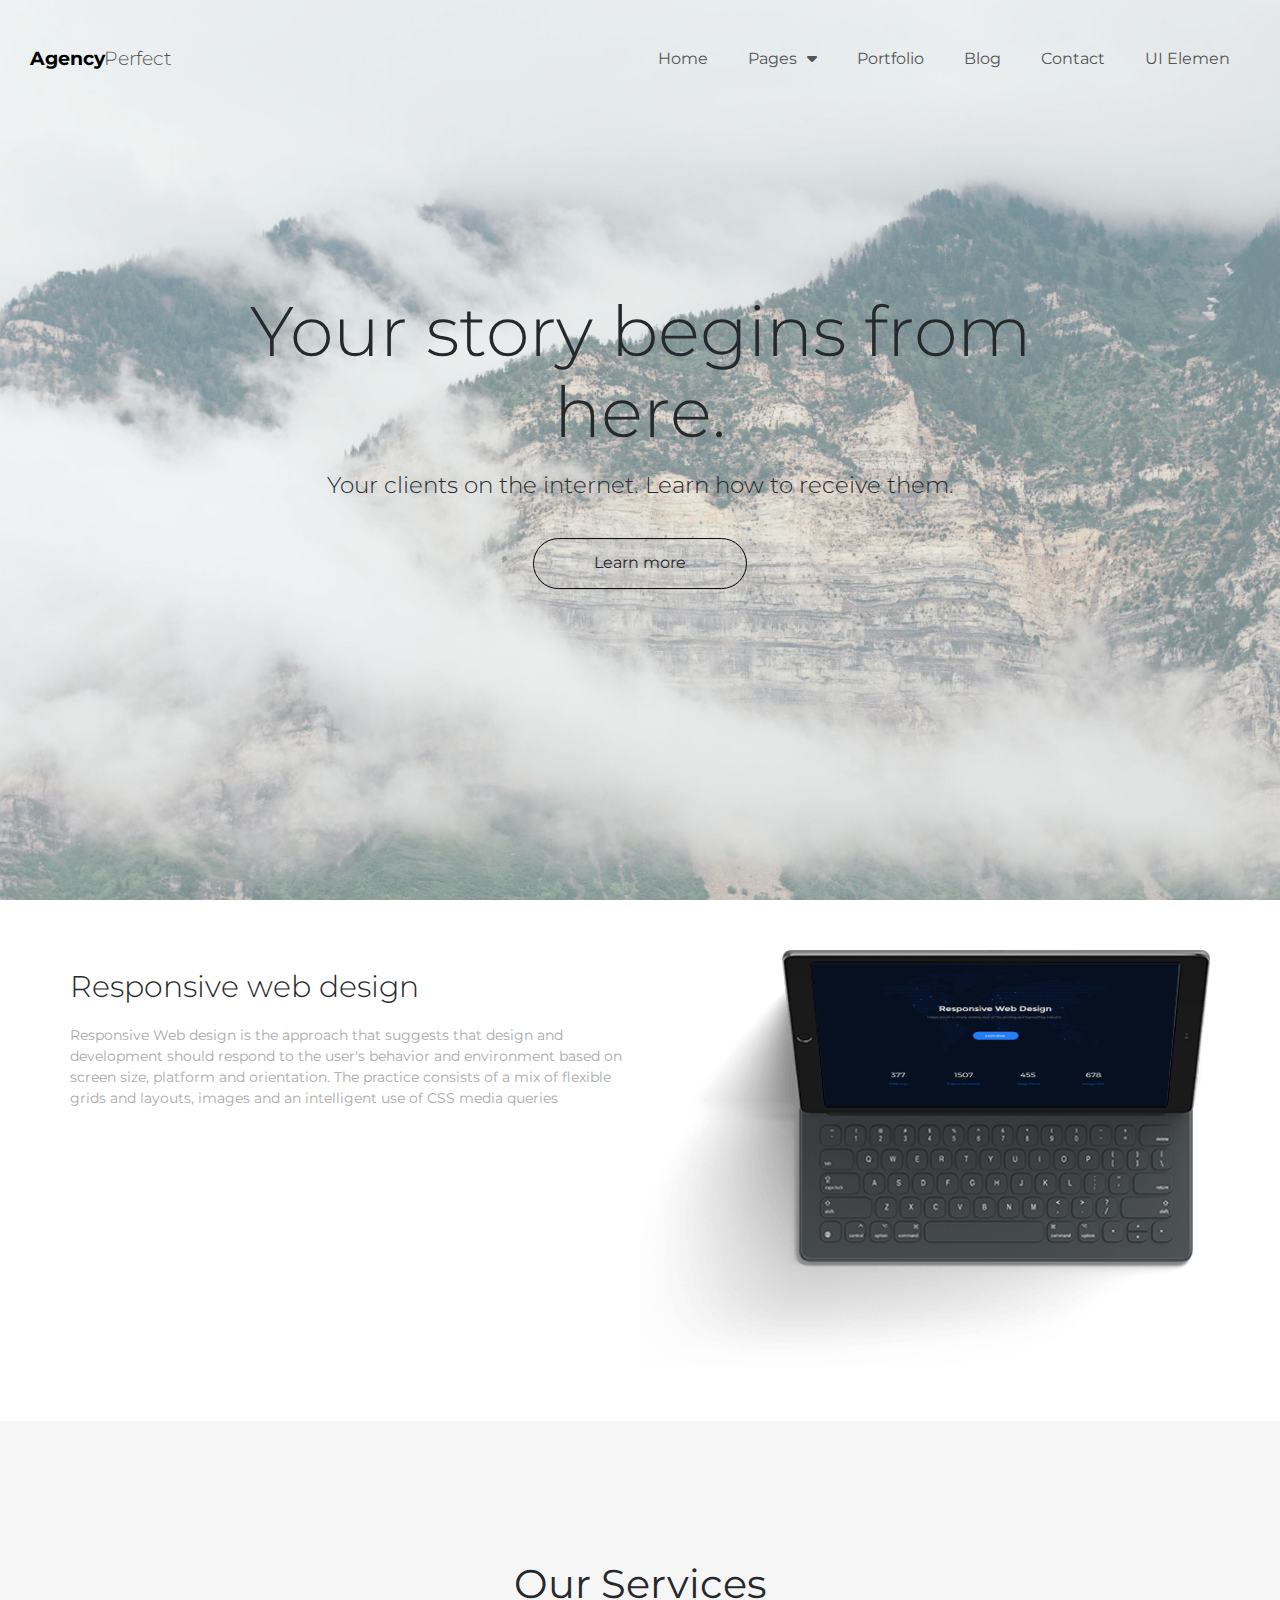
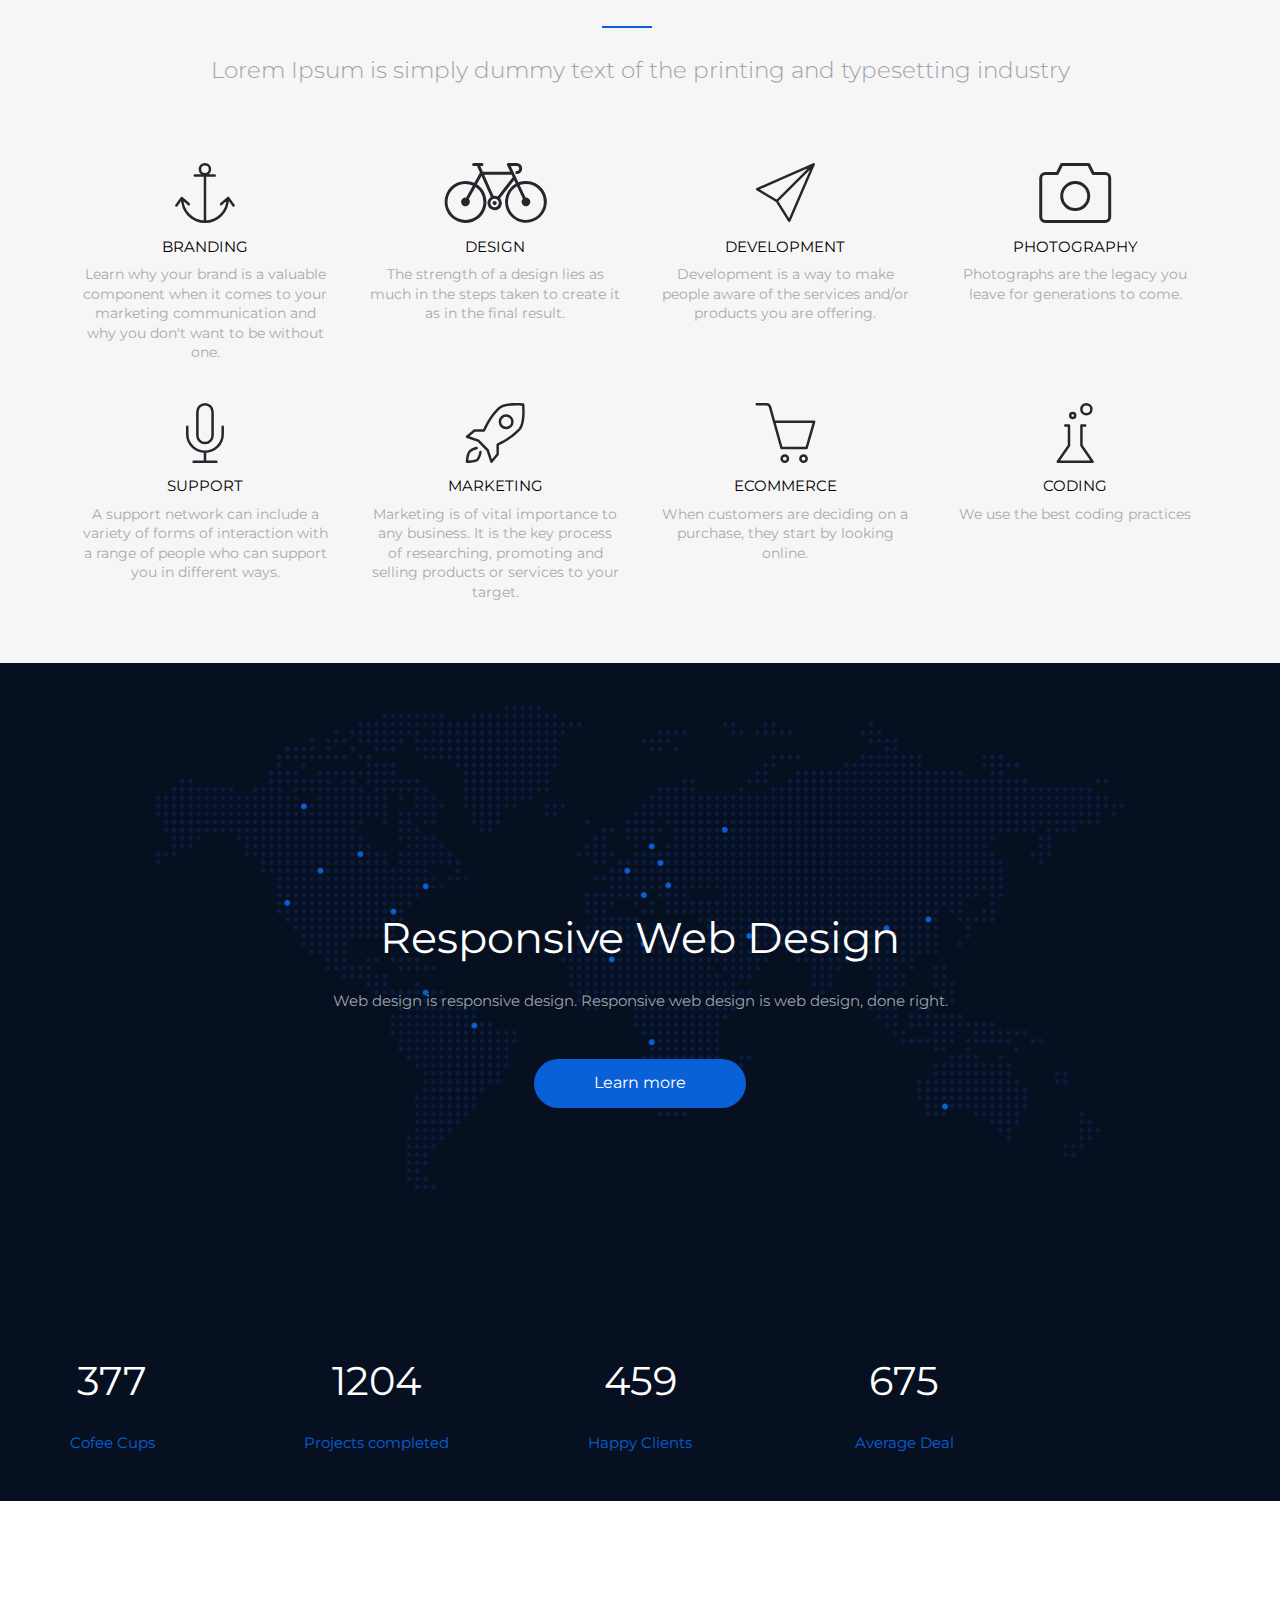
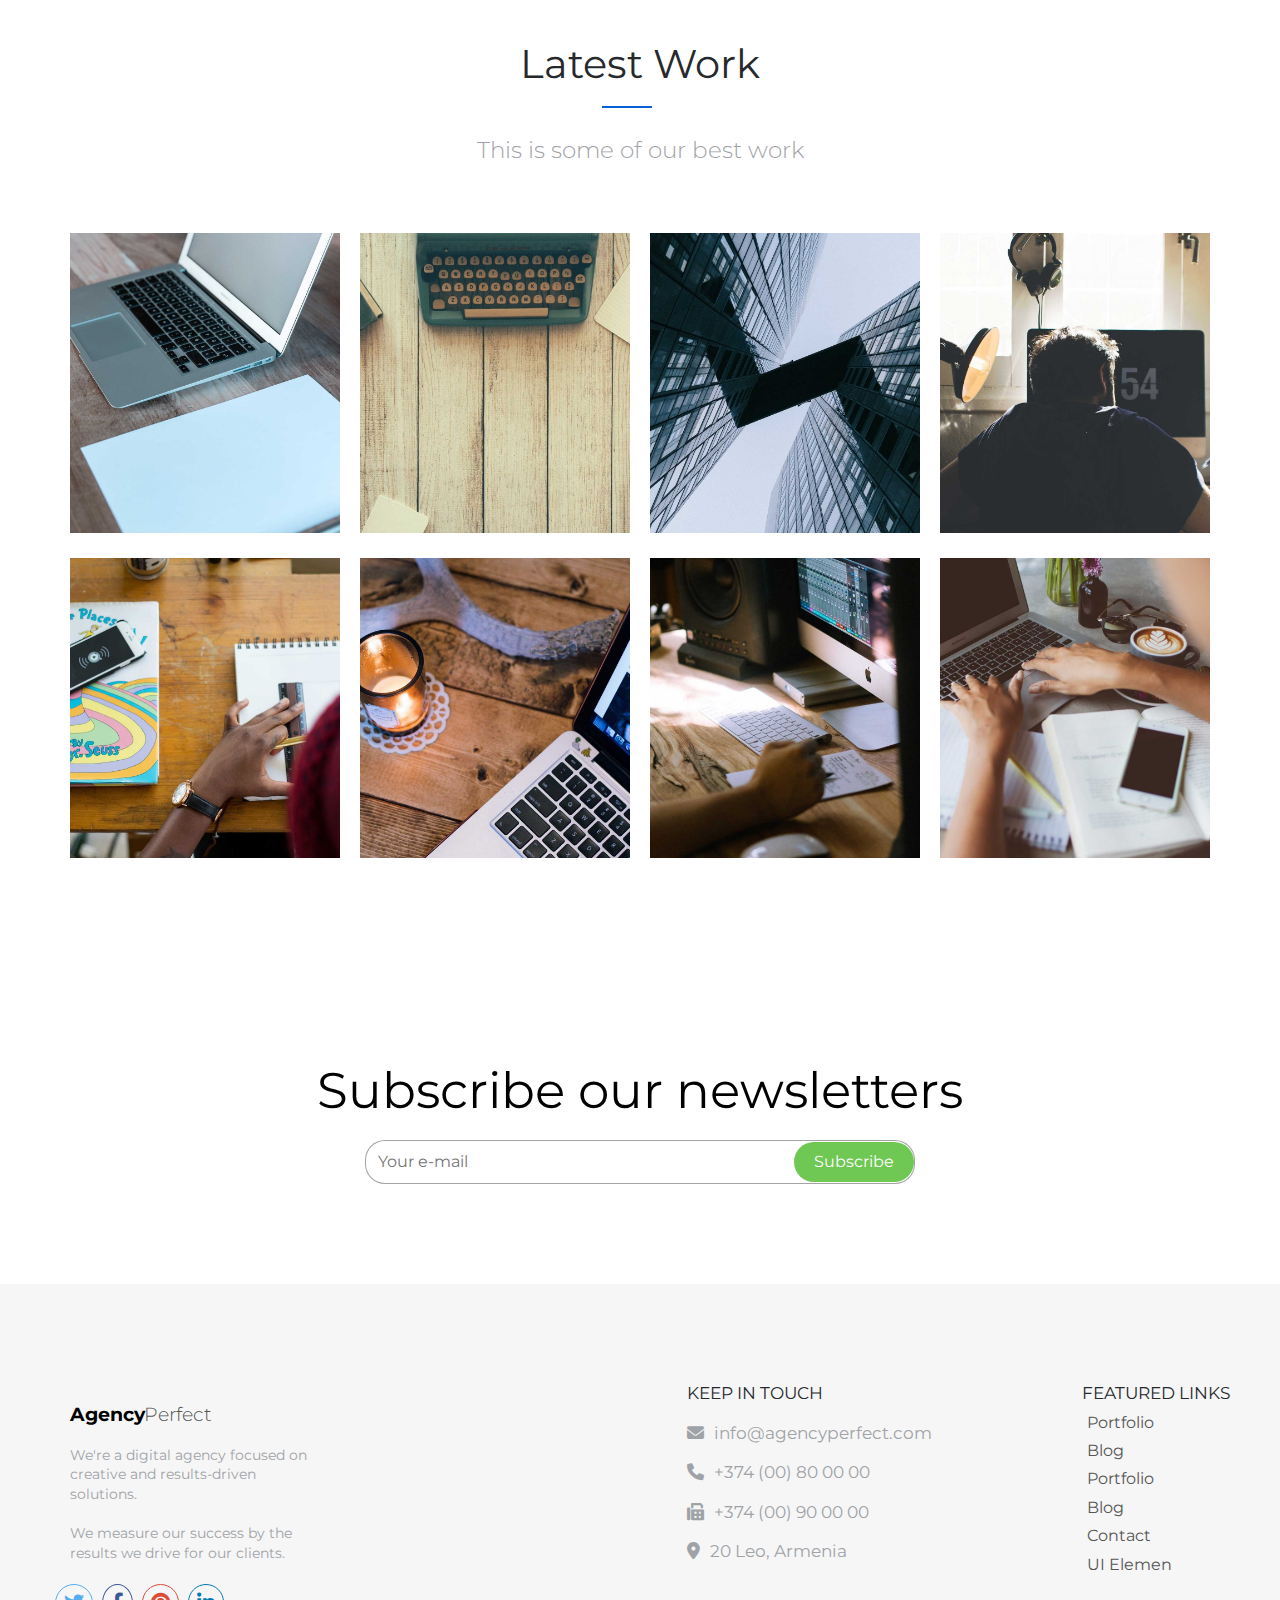
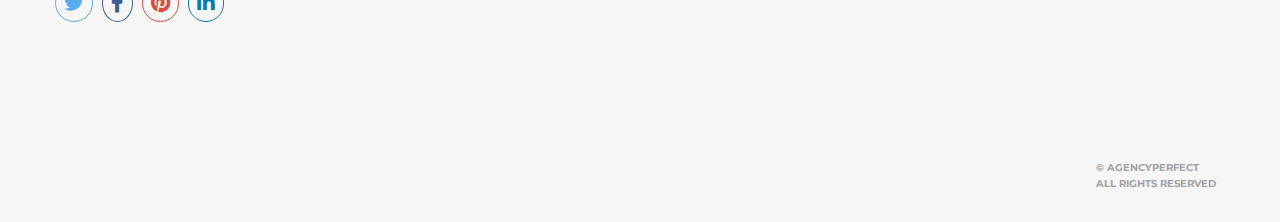
<file: index.html>
<!DOCTYPE html>
<html lang="en">
  <head>
    <meta charset="UTF-8" />
    <meta http-equiv="X-UA-Compatible" content="IE=edge" />
    <meta name="viewport" content="width=device-width, initial-scale=1.0" />
    <title>Angency Perfect</title>
    <!-- css file  -->
    <link rel="stylesheet" href="css/style.css" />
    <!-- normalize css  -->
    <link rel="stylesheet" href="css/normalize.css" />
    <!-- all css  -->
    <link rel="stylesheet" href="css/all.min.css" />
    <!-- google fonts  -->
    <link rel="preconnect" href="https://fonts.googleapis.com" />
    <link rel="preconnect" href="https://fonts.gstatic.com" crossorigin />
    <link
      href="https://fonts.googleapis.com/css2?family=Montserrat:ital,wght@0,100;0,200;0,300;0,400;0,500;0,600;0,700;0,800;0,900;1,100;1,200;1,300;1,400;1,500;1,600;1,700;1,800;1,900&display=swap"
      rel="stylesheet"
    />
    <!-- cdnjs  -->
    <link
      rel="stylesheet"
      href="https://cdnjs.cloudflare.com/ajax/libs/font-awesome/6.1.2/css/all.min.css"
      integrity="sha512-1sCRPdkRXhBV2PBLUdRb4tMg1w2YPf37qatUFeS7zlBy7jJI8Lf4VHwWfZZfpXtYSLy85pkm9GaYVYMfw5BC1A=="
      crossorigin="anonymous"
      referrerpolicy="no-referrer"
    />
    <!-- icon start  -->
    <link rel="apple-touch-icon" href="img/apple-touch-icon.png" />
    <link rel="icon" href="img/apple-touch-icon.png" />
  </head>
  <body>
    <!-- ===== start header ===== -->
    <header>
      <nav>
        <h3>Agency <span>Perfect</span></h3>
        <label for="check">
          <div class="up-span">
            <span></span>
            <span></span>
            <span></span>
          </div>
        </label>
        <input type="checkbox" id="check" />

        <ul>
          <li><a href="index.html">Home</a></li>
          <li>
            <a href="Pages.html">Pages<i class="fa-solid fa-caret-down"></i></a>
            <ul class="sup">
              <li><a href="Portfolio.html">Portfolio</a></li>
              <li><a href="Blog.html">Blog</a></li>
            </ul>
          </li>
          <li><a href="Portfolio.html">Portfolio</a></li>
          <li><a href="Blog.html">Blog</a></li>
          <li><a href="Contact.html">Contact</a></li>
          <li><a href="UI-Elements.html">UI Elemen</a></li>
        </ul>
      </nav>
    </header>
    <!-- ===== end header ===== -->

    <!-- ===== start landing ===== -->
    <div class="landing">
      <div class="text">
        <p>Your story begins from here.</p>
        <p>Your clients on the internet. Learn how to receive them.</p>
        <button>Learn more</button>
      </div>
    </div>
    <!-- ===== end landing ===== -->
    <!-- ===== start Responsive ===== -->
    <div class="Responsive">
      <div class="contenar">
        <div class="box-one">
          <h4>Responsive web design</h4>
          <p>
            Responsive Web design is the approach that suggests that design and
            development should respond to the user's behavior and environment
            based on screen size, platform and orientation. The practice
            consists of a mix of flexible grids and layouts, images and an
            intelligent use of CSS media queries
          </p>
        </div>
        <div class="box-two">
          <img src="img/ipad-pro.png" alt="ipad-pro" />
        </div>
      </div>
    </div>
    <!-- ===== end Responsive ===== -->
    <!-- ===== start Services ===== -->
    <div class="Services">
      <div class="main-title">
        <h2>Our Services</h2>
        <p>
          Lorem Ipsum is simply dummy text of the printing and typesetting
          industry
        </p>
      </div>
      <div class="contenar">
        <div class="box">
          <img src="img/anchor.svg" alt="basket" />

          <h6>BRANDING</h6>
          <p>
            Learn why your brand is a valuable component when it comes to your
            marketing communication and why you don't want to be without one.
          </p>
        </div>
        <div class="box">
          <img src="img/bycicle.svg" alt="basket" />
          <h6>DESIGN</h6>
          <p>
            The strength of a design lies as much in the steps taken to create
            it as in the final result.
          </p>
        </div>
        <div class="box">
          <img src="img/paper-plane.svg" alt="basket" />
          <h6>DEVELOPMENT</h6>
          <p>
            Development is a way to make people aware of the services and/or
            products you are offering.
          </p>
        </div>
        <div class="box">
          <img src="img/photo.svg" alt="basket" />
          <h6>PHOTOGRAPHY</h6>
          <p>Photographs are the legacy you leave for generations to come.</p>
        </div>
        <div class="box">
          <img src="img/microphone.svg" alt="basket" />
          <h6>SUPPORT</h6>
          <p>
            A support network can include a variety of forms of interaction with
            a range of people who can support you in different ways.
          </p>
        </div>
        <div class="box">
          <img src="img/rocket.svg" alt="basket" />
          <h6>MARKETING</h6>
          <p>
            Marketing is of vital importance to any business. It is the key
            process of researching, promoting and selling products or services
            to your target.
          </p>
        </div>
        <div class="box">
          <img src="img/basket.svg" alt="basket" />
          <h6>ECOMMERCE</h6>
          <p>
            When customers are deciding on a purchase, they start by looking
            online.
          </p>
        </div>
        <div class="box">
          <img src="img/chemestry.svg" alt="basket" />
          <h6>CODING</h6>
          <p>We use the best coding practices</p>
        </div>
      </div>
    </div>
    <!-- ===== end Services ===== -->
    <!-- ===== start Responsive Web Design ===== -->
    <div class="Responsive-Web">
      <div class="text">
        <p>Responsive Web Design</p>
        <h5>
          Web design is responsive design. Responsive web design is web design,
          done right.
        </h5>
        <button>Learn more</button>
      </div>
      <div class="times">
        <div class="box">
          <span>377</span>
          <h5>Cofee Cups</h5>
        </div>
        <div class="box">
          <span>1204 </span>
          <h5>Projects completed</h5>
        </div>
        <div class="box">
          <span>459 </span>
          <h5>Happy Clients</h5>
        </div>
        <div class="box">
          <span>675 </span>
          <h5>Average Deal</h5>
        </div>
      </div>
    </div>
    <!-- ===== end Responsive Web Design ===== -->
    <!-- ===== start Latest Work ===== -->
    <div class="Last-Work">
      <div class="main-title">
        <h2>Latest Work</h2>
        <p>This is some of our best work</p>
      </div>
      <div class="contenar">
        <div class="box">
          <div class="up-img">
            <img src="img/portfolio-1.jpg" alt="portfolio-1" />
            <div class="info">
              <h5>Portfolio item</h5>
              <i class="fa fa-arrow-right" aria-hidden="true"></i>
            </div>
          </div>
        </div>
        <div class="box">
          <div class="up-img">
            <img src="img/portfolio-2.jpg" alt="portfolio-2" />
            <div class="info">
              <h5>Portfolio item</h5>
              <i class="fa fa-arrow-right" aria-hidden="true"></i>
            </div>
          </div>
        </div>
        <div class="box">
          <div class="up-img">
            <img src="img/portfolio-3.jpg" alt="portfolio-3" />
            <div class="info">
              <h5>Portfolio item</h5>
              <i class="fa fa-arrow-right" aria-hidden="true"></i>
            </div>
          </div>
        </div>
        <div class="box">
          <div class="up-img">
            <img src="img/portfolio-4.jpg" alt="portfolio-4" />
            <div class="info">
              <h5>Portfolio item</h5>
              <i class="fa fa-arrow-right" aria-hidden="true"></i>
            </div>
          </div>
        </div>
        <div class="box">
          <div class="up-img">
            <img src="img/portfolio-5.jpg" alt="portfolio-5" />
            <div class="info">
              <h5>Portfolio item</h5>
              <i class="fa fa-arrow-right" aria-hidden="true"></i>
            </div>
          </div>
        </div>
        <div class="box">
          <div class="up-img">
            <img src="img/portfolio-6.jpg" alt="portfolio-6" />
            <div class="info">
              <h5>Portfolio item</h5>
              <i class="fa fa-arrow-right" aria-hidden="true"></i>
            </div>
          </div>
        </div>
        <div class="box">
          <div class="up-img">
            <img src="img/portfolio-7.jpg" alt="portfolio-7" />
            <div class="info">
              <h5>Portfolio item</h5>
              <i class="fa fa-arrow-right" aria-hidden="true"></i>
            </div>
          </div>
        </div>
        <div class="box">
          <div class="up-img">
            <img src="img/portfolio-8.jpg" alt="portfolio-8" />
            <div class="info">
              <h5>Portfolio item</h5>
              <i class="fa fa-arrow-right" aria-hidden="true"></i>
            </div>
          </div>
        </div>
      </div>
    </div>
    <!-- ===== end Latest Work ===== -->
    <!-- ===== Start Subscribe ===== -->
    <div class="Subscribe">
      <p>Subscribe our newsletters</p>
      <div class="sup-form">
        <input type="text" placeholder="Your e-mail" />
        <input type="button" value="Subscribe" />
      </div>
    </div>
    <!-- ===== end Subscribe ===== -->
    <!-- ===== Start footer ===== -->
    <footer>
      <div class="box-one">
        <h3>Agency <span>Perfect</span></h3>
        <p>
          We're a digital agency focused on creative and results-driven
          solutions.
        </p>
        <p>We measure our success by the results we drive for our clients.</p>
        <div class="icon-social">
          <i class="fa-brands fa-twitter"></i>
          <i class="fa-brands fa-facebook-f"></i>
          <i class="fa-brands fa-pinterest"></i>
          <i class="fa-brands fa-linkedin-in"></i>
        </div>
      </div>
      <div class="up-box">
        <div class="box-two">
          <h5>KEEP IN TOUCH</h5>
          <li><i class="fa-solid fa-envelope"></i>info@agencyperfect.com</li>
          <li><i class="fa-solid fa-phone"></i>+374 (00) 80 00 00</li>
          <li><i class="fa-solid fa-fax"></i>+374 (00) 90 00 00</li>
          <li><i class="fa-solid fa-location-dot"></i>20 Leo, Armenia</li>
        </div>
        <div class="box-three">
          <h5>FEATURED LINKS</h5>
          <li><a href="Portfolio.html">Portfolio</a></li>
          <li><a href="Blog.html">Blog</a></li>
          <li><a href="Portfolio.html">Portfolio</a></li>
          <li><a href="Blog.html">Blog</a></li>
          <li><a href="Contact.html">Contact</a></li>
          <li><a href="UI Elemen.html">UI Elemen</a></li>
        </div>
      </div>
      <div class="copyright">
        <h6>© AGENCYPERFECT</h6>
        <h6>ALL RIGHTS RESERVED</h6>
      </div>
    </footer>
    <!-- ===== end footer ===== -->
  </body>
</html>
</file>
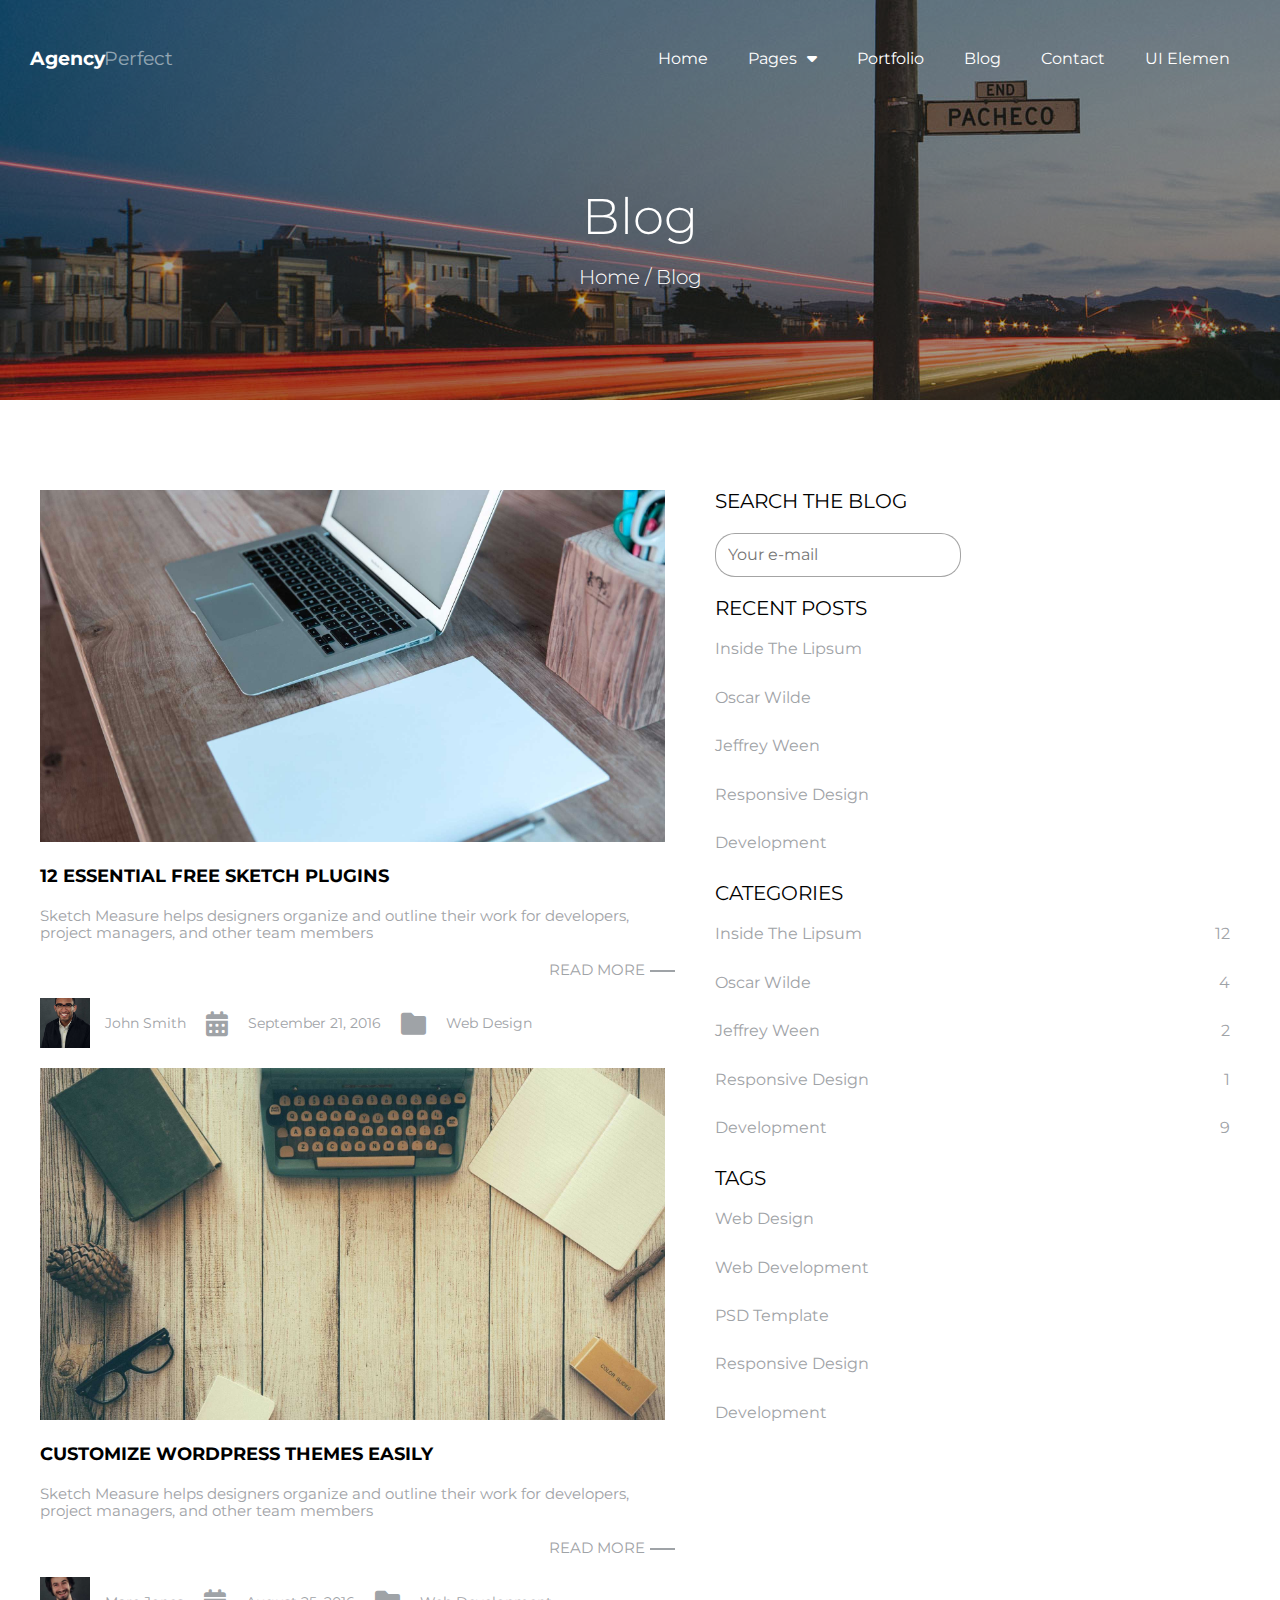
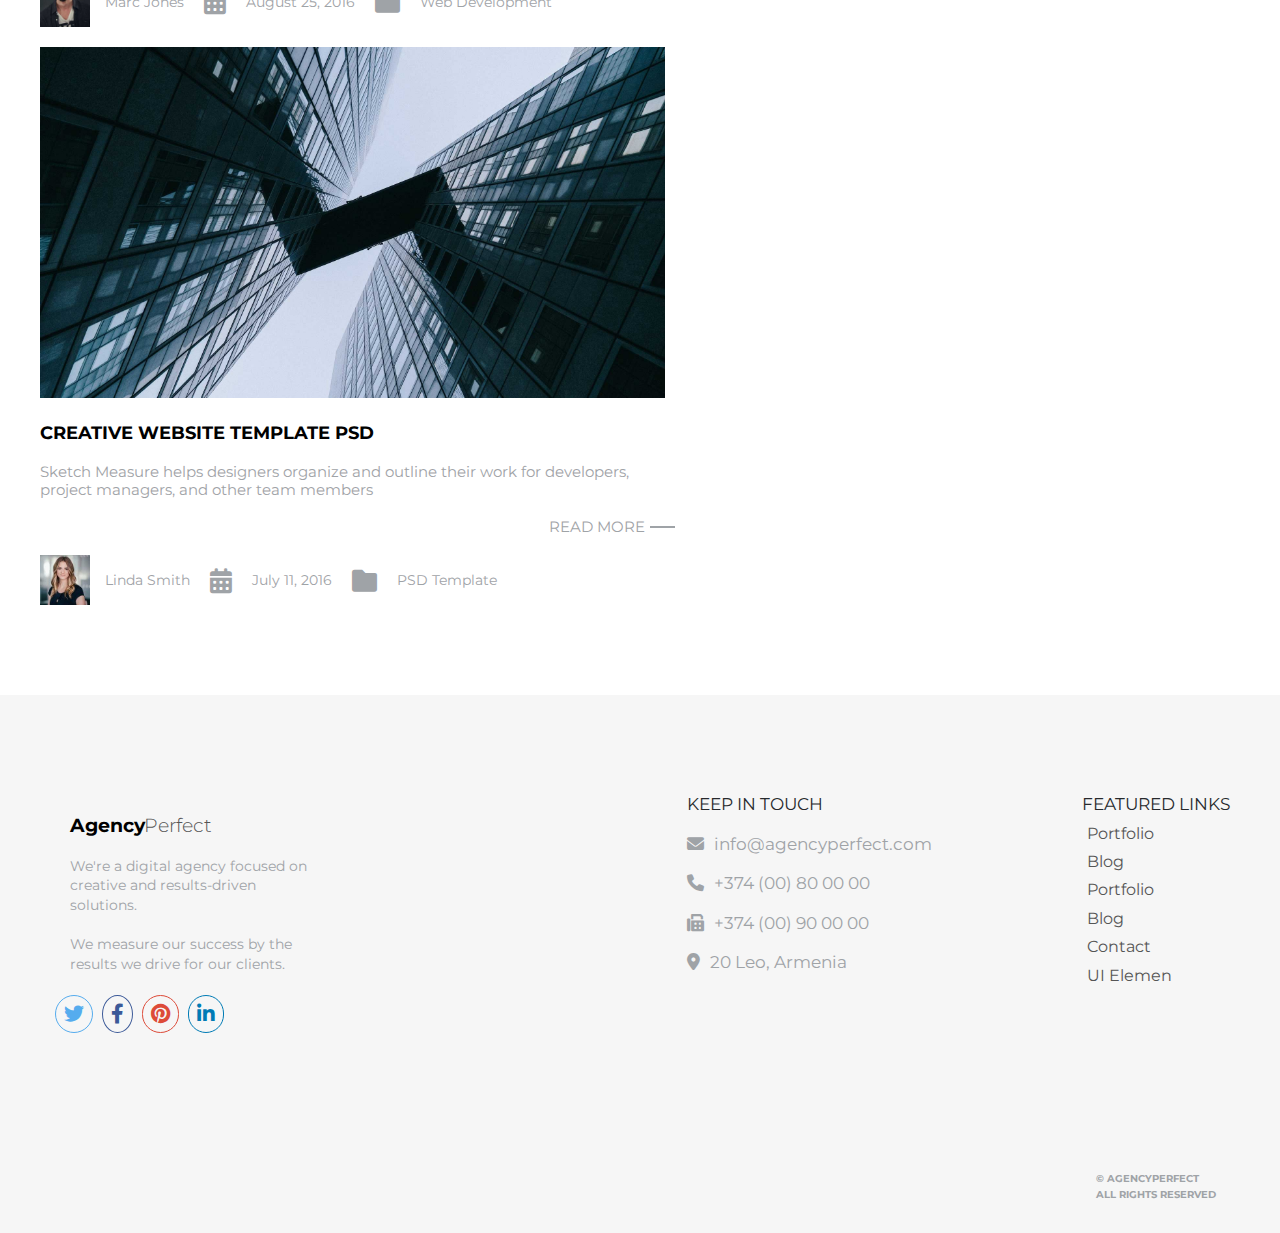
<file: blog.html>
<!DOCTYPE html>
<html lang="en">
  <head>
    <meta charset="UTF-8" />
    <meta http-equiv="X-UA-Compatible" content="IE=edge" />
    <meta name="viewport" content="width=device-width, initial-scale=1.0" />
    <title>Blog</title>
    <!-- css file  -->
    <link rel="stylesheet" href="css/style2.css" />
    <!-- normalize css  -->
    <link rel="stylesheet" href="css/normalize.css" />
    <!-- all css  -->
    <link rel="stylesheet" href="css/all.min.css" />
    <!-- google fonts  -->
    <link rel="preconnect" href="https://fonts.googleapis.com" />
    <link rel="preconnect" href="https://fonts.gstatic.com" crossorigin />
    <link
      href="https://fonts.googleapis.com/css2?family=Montserrat:ital,wght@0,100;0,200;0,300;0,400;0,500;0,600;0,700;0,800;0,900;1,100;1,200;1,300;1,400;1,500;1,600;1,700;1,800;1,900&display=swap"
      rel="stylesheet"
    />
    <!-- cdnjs  -->
    <link
      rel="stylesheet"
      href="https://cdnjs.cloudflare.com/ajax/libs/font-awesome/6.1.2/css/all.min.css"
      integrity="sha512-1sCRPdkRXhBV2PBLUdRb4tMg1w2YPf37qatUFeS7zlBy7jJI8Lf4VHwWfZZfpXtYSLy85pkm9GaYVYMfw5BC1A=="
      crossorigin="anonymous"
      referrerpolicy="no-referrer"
    />
    <!-- icon start  -->
    <link rel="apple-touch-icon" href="img/apple-touch-icon.png" />
    <link rel="icon" href="img/apple-touch-icon.png" />
  </head>
  <body>
    <!-- ===== start header ===== -->
    <header class="header-two">
      <nav>
        <h3>Agency <span>Perfect</span></h3>
        <label for="check">
          <div class="up-span">
            <span></span>
            <span></span>
            <span></span>
          </div>
        </label>
        <input type="checkbox" id="check" />

        <ul>
          <li><a href="index.html">Home</a></li>
          <li>
            <a href="Pages.html">Pages<i class="fa-solid fa-caret-down"></i></a>
            <ul class="sup">
              <li><a href="Portfolio.html">Portfolio</a></li>
              <li><a href="Blog.html">Blog</a></li>
            </ul>
          </li>
          <li><a href="Portfolio.html">Portfolio</a></li>
          <li><a href="Blog.html">Blog</a></li>
          <li><a href="Contact.html">Contact</a></li>
          <li><a href="UI-Elements.html">UI Elemen</a></li>
        </ul>
      </nav>
    </header>
    <!-- ===== end header ===== -->
    <!-- ===== start landing ===== -->
    <div class="landing">
      <div class="text">
        <p>Blog</p>
        <h5><a href="index.html">Home</a>/ Blog</h5>
      </div>
    </div>
    <!-- ===== end landing ===== -->
    <!-- ===== Start blog ===== -->
    <div class="main-blog">
      <div class="up-box">
        <div class="box-one">
          <img src="img/portfolio-1.jpg" alt="portfolio-1" />
          <h5>12 ESSENTIAL FREE SKETCH PLUGINS</h5>
          <p>
            Sketch Measure helps designers organize and outline their work for
            developers, project managers, and other team members
          </p>
          <a href="">READ MORE </a>
          <div class="up-folder">
            <div class="box-one">
              <img src="img/author.jpg" alt="" class="fold" />
              <h6>John Smith</h6>
            </div>
            <div class="box-one">
              <i class="fa-solid fa-calendar-days"></i>
              <h6>September 21, 2016</h6>
            </div>
            <div class="box-one">
              <i class="fa-solid fa-folder"></i>
              <h6>Web Design</h6>
            </div>
          </div>
        </div>
        <div class="box-one">
          <img src="img/portfolio-2.jpg" alt="portfolio-1" />
          <h5>CUSTOMIZE WORDPRESS THEMES EASILY</h5>
          <p>
            Sketch Measure helps designers organize and outline their work for
            developers, project managers, and other team members
          </p>
          <a href="">READ MORE </a>
          <div class="up-folder">
            <div class="box-one">
              <img src="img/author-3.jpg" alt="" class="fold" />
              <h6>Marc Jones</h6>
            </div>
            <div class="box-one">
              <i class="fa-solid fa-calendar-days"></i>
              <h6>August 25, 2016</h6>
            </div>
            <div class="box-one">
              <i class="fa-solid fa-folder"></i>
              <h6>Web Development</h6>
            </div>
          </div>
        </div>
        <div class="box-one">
          <img src="img/portfolio-3.jpg" alt="portfolio-1" />
          <h5>CREATIVE WEBSITE TEMPLATE PSD</h5>
          <p>
            Sketch Measure helps designers organize and outline their work for
            developers, project managers, and other team members
          </p>
          <a href="">READ MORE </a>
          <div class="up-folder">
            <div class="box-one">
              <img src="img/author-2.jpg" alt="" class="fold" />
              <h6>Linda Smith</h6>
            </div>
            <div class="box-one">
              <i class="fa-solid fa-calendar-days"></i>
              <h6>July 11, 2016</h6>
            </div>
            <div class="box-one">
              <i class="fa-solid fa-folder"></i>
              <h6>PSD Template</h6>
            </div>
          </div>
        </div>
      </div>
      <aside>
        <h4>SEARCH THE BLOG</h4>
        <div class="sup-form">
          <input type="text" placeholder="Your e-mail" />
       
        </div>
        <h5>RECENT POSTS</h5>
        <div class="up-a">
          <div class="a-one">
            <a href="">Inside The Lipsum</a>
            <a href="">Oscar Wilde</a>
            <a href="">Jeffrey Ween</a>
            <a href="">Responsive Design</a>
            <a href="">Development</a>
          </div>
          <h5>CATEGORIES</h5>
          <div class="a-two">
            <a href="">Inside The Lipsum <span>12</span></a>
            <a href="">Oscar Wilde <span>4</span></a>
            <a href="">Jeffrey Ween <span>2</span></a>
            <a href="">Responsive Design <span>1</span></a>
            <a href="">Development <span>9</span></a>
          </div>
          <h5>TAGS</h5>
          <div class="a-three">
            <a href="">Web Design</a>
            <a href="">Web Development</a>
            <a href="">PSD Template</a>
            <a href="">Responsive Design</a>
            <a href="">Development</a>
          </div>
        </div>
      </aside>
    </div>
    <!-- ===== End blog ===== -->
        <!-- ===== Start footer ===== -->
        <footer>
          <div class="box-one">
            <h3>Agency <span>Perfect</span></h3>
            <p>
              We're a digital agency focused on creative and results-driven
              solutions.
            </p>
            <p>We measure our success by the results we drive for our clients.</p>
            <div class="icon-social">
              <i class="fa-brands fa-twitter"></i>
              <i class="fa-brands fa-facebook-f"></i>
              <i class="fa-brands fa-pinterest"></i>
              <i class="fa-brands fa-linkedin-in"></i>
            </div>
          </div>
          <div class="up-box">
            <div class="box-two">
              <h5>KEEP IN TOUCH</h5>
              <li><i class="fa-solid fa-envelope"></i>info@agencyperfect.com</li>
              <li><i class="fa-solid fa-phone"></i>+374 (00) 80 00 00</li>
              <li><i class="fa-solid fa-fax"></i>+374 (00) 90 00 00</li>
              <li><i class="fa-solid fa-location-dot"></i>20 Leo, Armenia</li>
            </div>
            <div class="box-three">
              <h5>FEATURED LINKS</h5>
              <li><a href="Portfolio.html">Portfolio</a></li>
              <li><a href="Blog.html">Blog</a></li>
              <li><a href="Portfolio.html">Portfolio</a></li>
              <li><a href="Blog.html">Blog</a></li>
              <li><a href="Contact.html">Contact</a></li>
              <li><a href="UI Elemen.html">UI Elemen</a></li>
            </div>
          </div>
          <div class="copyright">
            <h6>© AGENCYPERFECT</h6>
            <h6>ALL RIGHTS RESERVED</h6>
          </div>
        </footer>
        <!-- ===== end footer ===== -->
  </body>
</html>
</file>
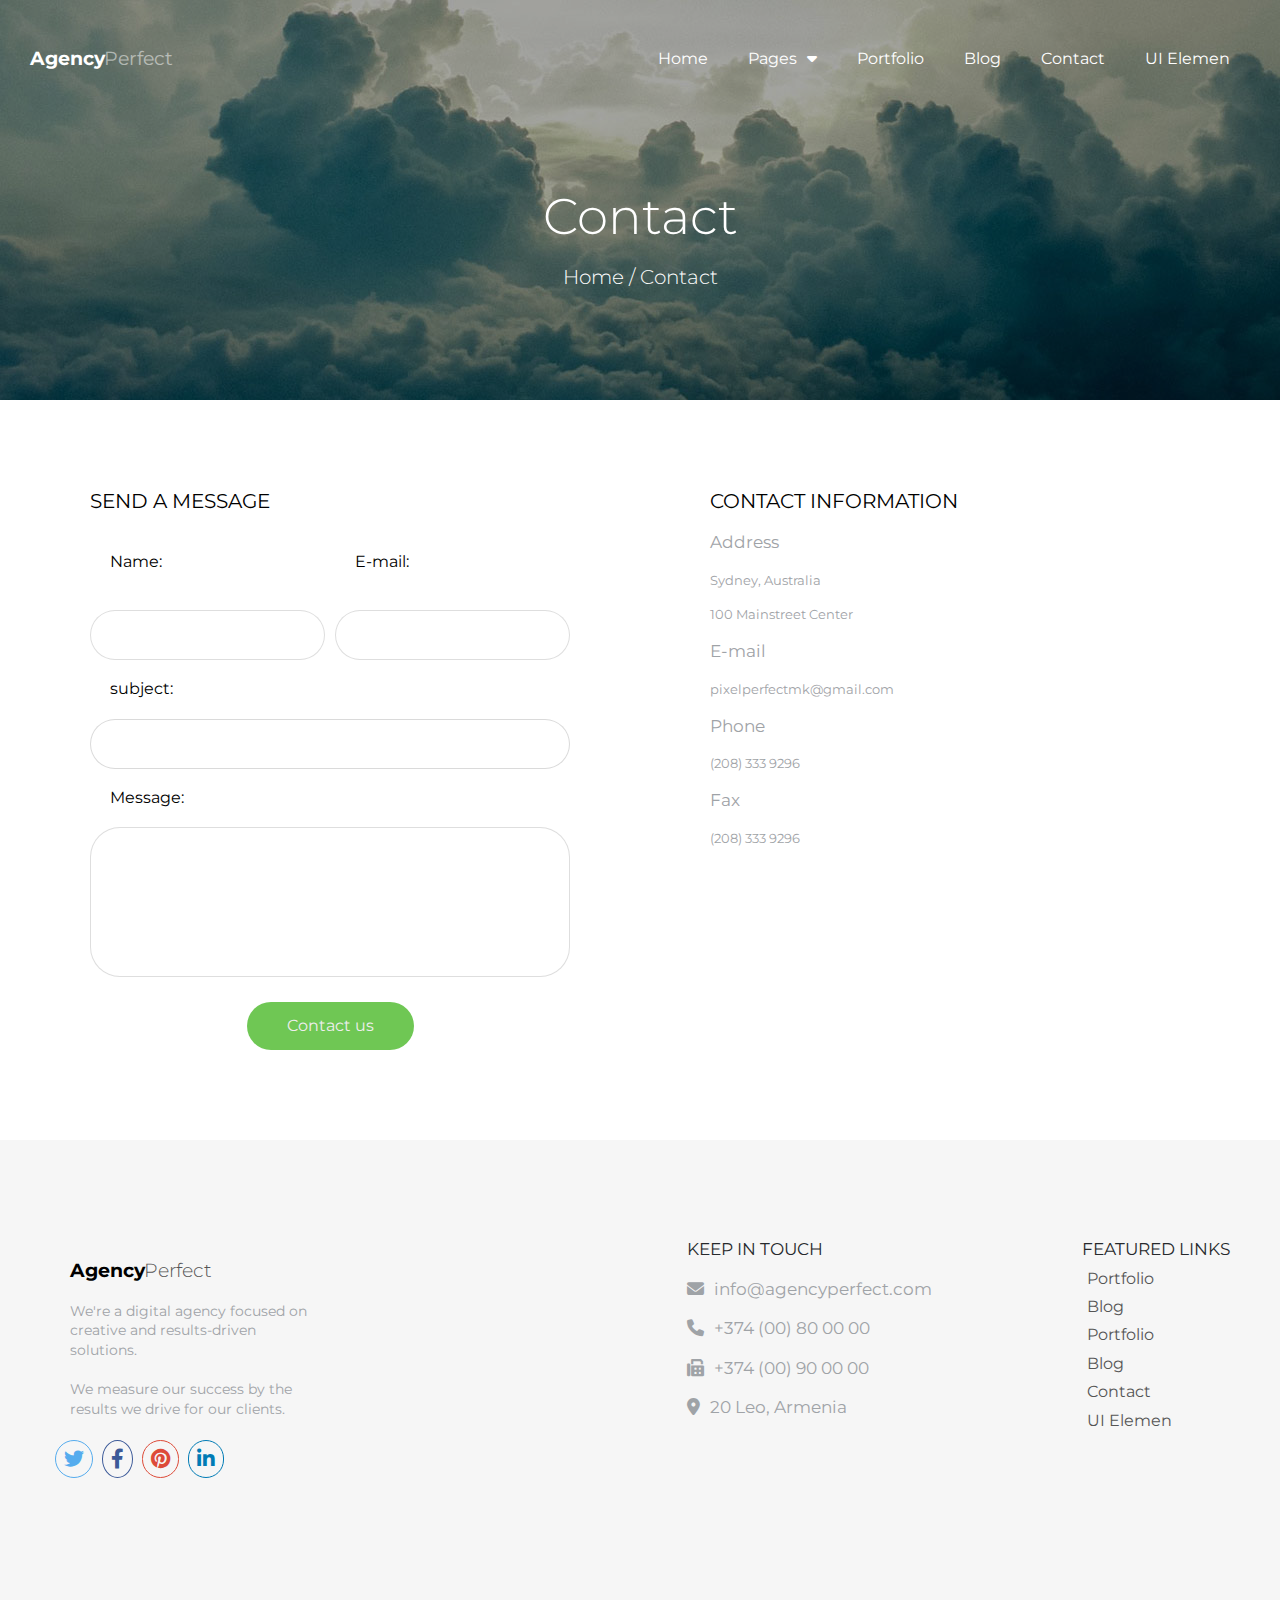
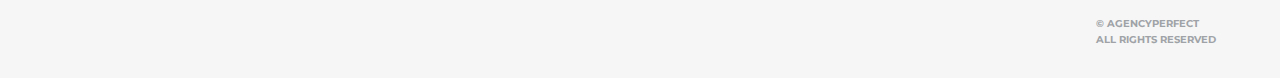
<file: Contact.html>
<!DOCTYPE html>
<html lang="en">
  <head>
    <meta charset="UTF-8" />
    <meta http-equiv="X-UA-Compatible" content="IE=edge" />
    <meta name="viewport" content="width=device-width, initial-scale=1.0" />
    <title>Contact Us</title>
    <!-- css file  -->
    <link rel="stylesheet" href="css/style2.css" />
    <!-- normalize css  -->
    <link rel="stylesheet" href="css/normalize.css" />
    <!-- all css  -->
    <link rel="stylesheet" href="css/all.min.css" />
    <!-- google fonts  -->
    <link rel="preconnect" href="https://fonts.googleapis.com" />
    <link rel="preconnect" href="https://fonts.gstatic.com" crossorigin />
    <link
      href="https://fonts.googleapis.com/css2?family=Montserrat:ital,wght@0,100;0,200;0,300;0,400;0,500;0,600;0,700;0,800;0,900;1,100;1,200;1,300;1,400;1,500;1,600;1,700;1,800;1,900&display=swap"
      rel="stylesheet"
    />
    <!-- cdnjs  -->
    <link
      rel="stylesheet"
      href="https://cdnjs.cloudflare.com/ajax/libs/font-awesome/6.1.2/css/all.min.css"
      integrity="sha512-1sCRPdkRXhBV2PBLUdRb4tMg1w2YPf37qatUFeS7zlBy7jJI8Lf4VHwWfZZfpXtYSLy85pkm9GaYVYMfw5BC1A=="
      crossorigin="anonymous"
      referrerpolicy="no-referrer"
    />
    <!-- icon start  -->
    <link rel="apple-touch-icon" href="img/apple-touch-icon.png" />
    <link rel="icon" href="img/apple-touch-icon.png" />
  </head>
  <body>
    <!-- ===== start header ===== -->
    <header class="header-two header">
      <nav>
        <h3>Agency <span>Perfect</span></h3>
        <label for="check">
          <div class="up-span">
            <span></span>
            <span></span>
            <span></span>
          </div>
        </label>
        <input type="checkbox" id="check" />

        <ul>
          <li><a href="index.html">Home</a></li>
          <li>
            <a href="Pages.html">Pages<i class="fa-solid fa-caret-down"></i></a>
            <ul class="sup">
              <li><a href="Portfolio.html">Portfolio</a></li>
              <li><a href="Blog.html">Blog</a></li>
            </ul>
          </li>
          <li><a href="Portfolio.html">Portfolio</a></li>
          <li><a href="Blog.html">Blog</a></li>
          <li><a href="Contact.html">Contact</a></li>
          <li><a href="UI-Elements.html">UI Elemen</a></li>
        </ul>
      </nav>
    </header>
    <!-- ===== end header ===== -->
    <!-- ===== start landing ===== -->
    <div class="landing">
      <div class="text">
        <p>Contact</p>
        <h5><a href="index.html">Home</a>/ Contact</h5>
      </div>
    </div>
    <!-- ===== end landing ===== -->
    <!-- start form  -->
     <div class="up-form">
      <div class="contenar">
        <form action="php">
          <h4>SEND A MESSAGE</h4>
          <div class="text">
            <div class="tec-one">
              <label for="Name" class="show">Name:</label>
            <br>
            <input type="text" name="Name" id="Name" />
            </div>
             <div class="tec-o">
              <label for="email" class="show">E-mail:</label>
            <br>
            <input type="email" id="E-mail" id="email" />
             </div>
          </div>
          <div class="text-one">
            <label for="text" class="show">subject:</label>
          <input type="text" class="t" id="text"/>
          <label for="Message" class="show">Message:</label>
        <textarea  id="Message" cols="30" rows="10"></textarea>
          <input type="button" value="Contact us" />
          </div>
        </form>
        <div class="info">
          <h4>CONTACT INFORMATION</h4>
          <h5>Address</h5>
          <h6>Sydney, Australia</h6>
          <h6>100 Mainstreet Center</h6>
          <h5>E-mail</h5>
          <h6>pixelperfectmk@gmail.com</h6>
          <h5>Phone</h5>
          <h6>(208) 333 9296</h6>
          <h5>Fax</h5>
          <h6>(208) 333 9296</h6>
        </div>
      </div>
     </div>
    <!-- end form  -->
       <!-- ===== Start footer ===== -->
       <footer>
        <div class="box-one">
          <h3>Agency <span>Perfect</span></h3>
          <p>
            We're a digital agency focused on creative and results-driven
            solutions.
          </p>
          <p>We measure our success by the results we drive for our clients.</p>
          <div class="icon-social">
            <i class="fa-brands fa-twitter"></i>
            <i class="fa-brands fa-facebook-f"></i>
            <i class="fa-brands fa-pinterest"></i>
            <i class="fa-brands fa-linkedin-in"></i>
          </div>
        </div>
        <div class="up-box">
          <div class="box-two">
            <h5>KEEP IN TOUCH</h5>
            <li><i class="fa-solid fa-envelope"></i>info@agencyperfect.com</li>
            <li><i class="fa-solid fa-phone"></i>+374 (00) 80 00 00</li>
            <li><i class="fa-solid fa-fax"></i>+374 (00) 90 00 00</li>
            <li><i class="fa-solid fa-location-dot"></i>20 Leo, Armenia</li>
          </div>
          <div class="box-three">
            <h5>FEATURED LINKS</h5>
            <li><a href="Portfolio.html">Portfolio</a></li>
            <li><a href="Blog.html">Blog</a></li>
            <li><a href="Portfolio.html">Portfolio</a></li>
            <li><a href="Blog.html">Blog</a></li>
            <li><a href="Contact.html">Contact</a></li>
            <li><a href="UI Elemen.html">UI Elemen</a></li>
          </div>
        </div>
        <div class="copyright">
          <h6>© AGENCYPERFECT</h6>
          <h6>ALL RIGHTS RESERVED</h6>
        </div>
      </footer>
      <!-- ===== end footer ===== -->
  </body>
</html>
</file>
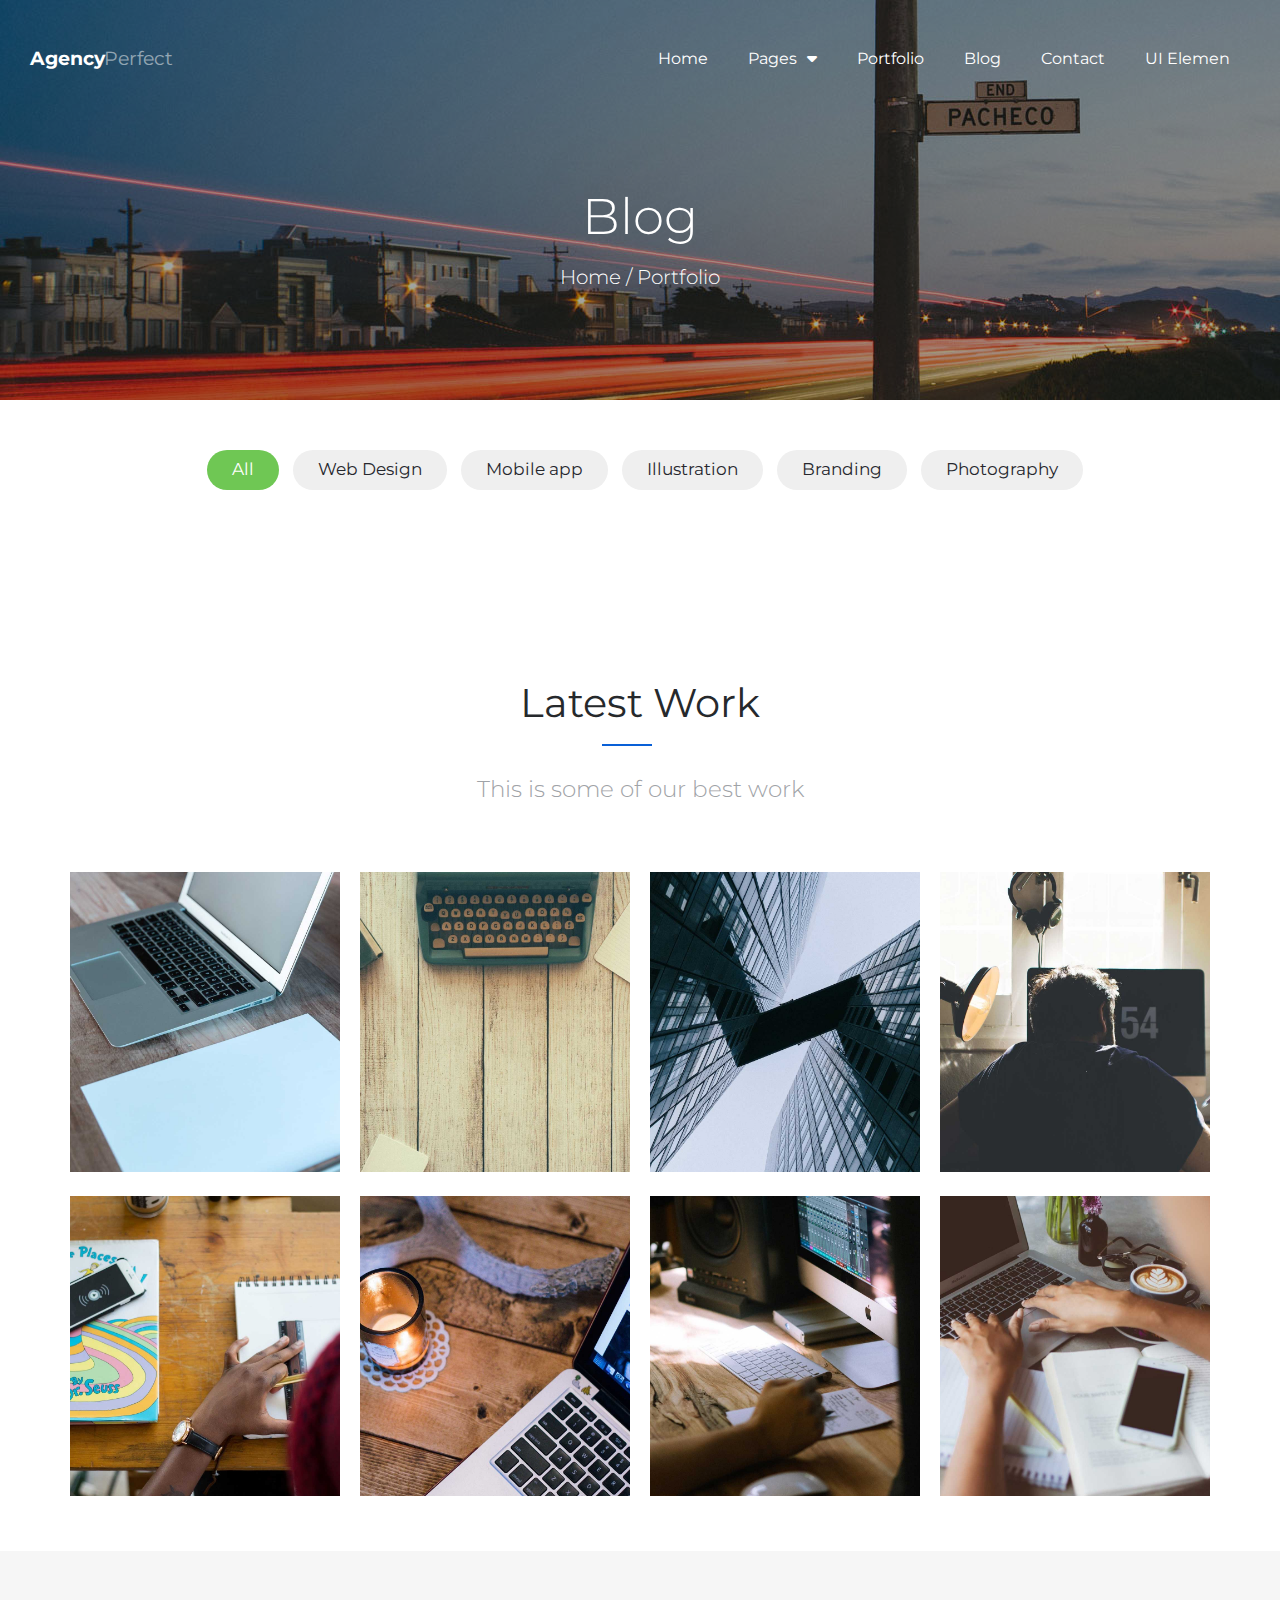
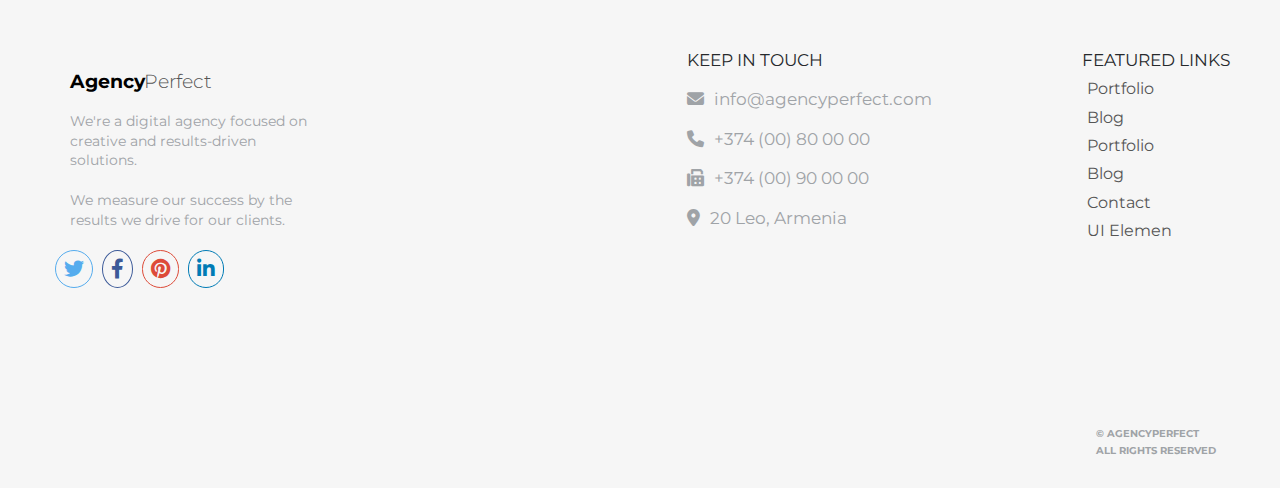
<file: Portfolio.html>
<!DOCTYPE html>
<html lang="en">
<head>
    <meta charset="UTF-8">
    <meta http-equiv="X-UA-Compatible" content="IE=edge">
    <meta name="viewport" content="width=device-width, initial-scale=1.0">
    <title>Portfolio</title>
 <!-- css file  -->
 <link rel="stylesheet" href="css/style2.css" />
 <!-- normalize css  -->
 <link rel="stylesheet" href="css/normalize.css" />
 <!-- all css  -->
 <link rel="stylesheet" href="css/all.min.css" />
 <!-- google fonts  -->
 <link rel="preconnect" href="https://fonts.googleapis.com" />
 <link rel="preconnect" href="https://fonts.gstatic.com" crossorigin />
 <link
   href="https://fonts.googleapis.com/css2?family=Montserrat:ital,wght@0,100;0,200;0,300;0,400;0,500;0,600;0,700;0,800;0,900;1,100;1,200;1,300;1,400;1,500;1,600;1,700;1,800;1,900&display=swap"
   rel="stylesheet"
 />
 <!-- cdnjs  -->
 <link
   rel="stylesheet"
   href="https://cdnjs.cloudflare.com/ajax/libs/font-awesome/6.1.2/css/all.min.css"
   integrity="sha512-1sCRPdkRXhBV2PBLUdRb4tMg1w2YPf37qatUFeS7zlBy7jJI8Lf4VHwWfZZfpXtYSLy85pkm9GaYVYMfw5BC1A=="
   crossorigin="anonymous"
   referrerpolicy="no-referrer"
 />
 <!-- icon start  -->
 <link rel="apple-touch-icon" href="img/apple-touch-icon.png" />
 <link rel="icon" href="img/apple-touch-icon.png" />
</head>
<body>
     <!-- ===== start header ===== -->
     <header class="header-two">
        <nav>
          <h3>Agency <span>Perfect</span></h3>
          <label for="check">
            <div class="up-span">
              <span></span>
              <span></span>
              <span></span>
            </div>
          </label>
          <input type="checkbox" id="check" />
  
          <ul>
            <li><a href="index.html">Home</a></li>
            <li>
              <a href="Pages.html">Pages<i class="fa-solid fa-caret-down"></i></a>
              <ul class="sup">
                <li><a href="Portfolio.html">Portfolio</a></li>
                <li><a href="Blog.html">Blog</a></li>
              </ul>
            </li>
            <li><a href="Portfolio.html">Portfolio</a></li>
            <li><a href="Blog.html">Blog</a></li>
            <li><a href="Contact.html">Contact</a></li>
            <li><a href="UI-Elements.html">UI Elemen</a></li>
          </ul>
        </nav>
      </header>
      <!-- ===== end header ===== -->
        <!-- ===== start landing ===== -->
    <div class="landing">
        <div class="text">
          <p>Blog</p>
          <h5><a href="index.html">Home</a>/ Portfolio</h5>
        
        </div>
      </div>
      <!-- ===== end landing ===== -->
      <!-- start buttons  -->
      <div class="up-but">
        <input type="button" value="All" class="activ">
        <input type="button" value="Web Design">
        <input type="button" value="Mobile app">
        <input type="button" value="Illustration">
        <input type="button" value="Branding">
        <input type="button" value="Photography">
      </div>
      <!-- end buttons  -->
      <!-- ===== start Latest Work ===== -->
    <div class="Last-Work">
      <div class="main-title">
        <h2>Latest Work</h2>
        <p>This is some of our best work</p>
      </div>
      <div class="contenar">
        <div class="box">
          <div class="up-img">
            <img src="img/portfolio-1.jpg" alt="portfolio-1" />
            <div class="info">
              <h5>Portfolio item</h5>
              <i class="fa fa-arrow-right" aria-hidden="true"></i>
            </div>
          </div>
        </div>
        <div class="box">
          <div class="up-img">
            <img src="img/portfolio-2.jpg" alt="portfolio-2" />
            <div class="info">
              <h5>Portfolio item</h5>
              <i class="fa fa-arrow-right" aria-hidden="true"></i>
            </div>
          </div>
        </div>
        <div class="box">
          <div class="up-img">
            <img src="img/portfolio-3.jpg" alt="portfolio-3" />
            <div class="info">
              <h5>Portfolio item</h5>
              <i class="fa fa-arrow-right" aria-hidden="true"></i>
            </div>
          </div>
        </div>
        <div class="box">
          <div class="up-img">
            <img src="img/portfolio-4.jpg" alt="portfolio-4" />
            <div class="info">
              <h5>Portfolio item</h5>
              <i class="fa fa-arrow-right" aria-hidden="true"></i>
            </div>
          </div>
        </div>
        <div class="box">
          <div class="up-img">
            <img src="img/portfolio-5.jpg" alt="portfolio-5" />
            <div class="info">
              <h5>Portfolio item</h5>
              <i class="fa fa-arrow-right" aria-hidden="true"></i>
            </div>
          </div>
        </div>
        <div class="box">
          <div class="up-img">
            <img src="img/portfolio-6.jpg" alt="portfolio-6" />
            <div class="info">
              <h5>Portfolio item</h5>
              <i class="fa fa-arrow-right" aria-hidden="true"></i>
            </div>
          </div>
        </div>
        <div class="box">
          <div class="up-img">
            <img src="img/portfolio-7.jpg" alt="portfolio-7" />
            <div class="info">
              <h5>Portfolio item</h5>
              <i class="fa fa-arrow-right" aria-hidden="true"></i>
            </div>
          </div>
        </div>
        <div class="box">
          <div class="up-img">
            <img src="img/portfolio-8.jpg" alt="portfolio-8" />
            <div class="info">
              <h5>Portfolio item</h5>
              <i class="fa fa-arrow-right" aria-hidden="true"></i>
            </div>
          </div>
        </div>
      </div>
    </div>
    <!-- ===== end Latest Work ===== -->
    <!-- ===== Start footer ===== -->
<footer> 
  <div class="box-one">
      <h3>Agency <span>Perfect</span></h3>
      <p>We're a digital agency focused on creative and results-driven solutions.</p>
      <p>We measure our success by the results we drive for our clients.
      </p>
      <div class="icon-social">
          <i class="fa-brands fa-twitter"></i>
          <i class="fa-brands fa-facebook-f"></i>
          <i class="fa-brands fa-pinterest"></i>
          <i class="fa-brands fa-linkedin-in"></i>
      </div>
  </div>
      <div class="up-box">
          <div class="box-two">
              <h5>KEEP IN TOUCH</h5>
              <li><i class="fa-solid fa-envelope"></i>info@agencyperfect.com </li>
             <li><i class="fa-solid fa-phone"></i>+374 (00) 80 00 00</li>
             <li><i class="fa-solid fa-fax"></i>+374 (00) 90 00 00</li>
             <li><i class="fa-solid fa-location-dot"></i>20 Leo, Armenia</li>
          </div>
          <div class="box-three">
              <h5>FEATURED LINKS</h5>
              <li><a href="Portfolio.html">Portfolio</a></li>
              <li><a href="Blog.html">Blog</a></li>
          <li><a href="Portfolio.html">Portfolio</a></li>
          <li><a href="Blog.html">Blog</a></li>
          <li><a href="Contact.html">Contact</a></li>
          <li><a href="UI Elemen.html">UI Elemen</a></li>
          </div>
      </div>
  <div class="copyright">
    <h6>© AGENCYPERFECT</h6>
    <h6>ALL RIGHTS RESERVED</h6>
  </div>
</footer>
<!-- ===== end footer ===== -->
</body>
</html>
</file>
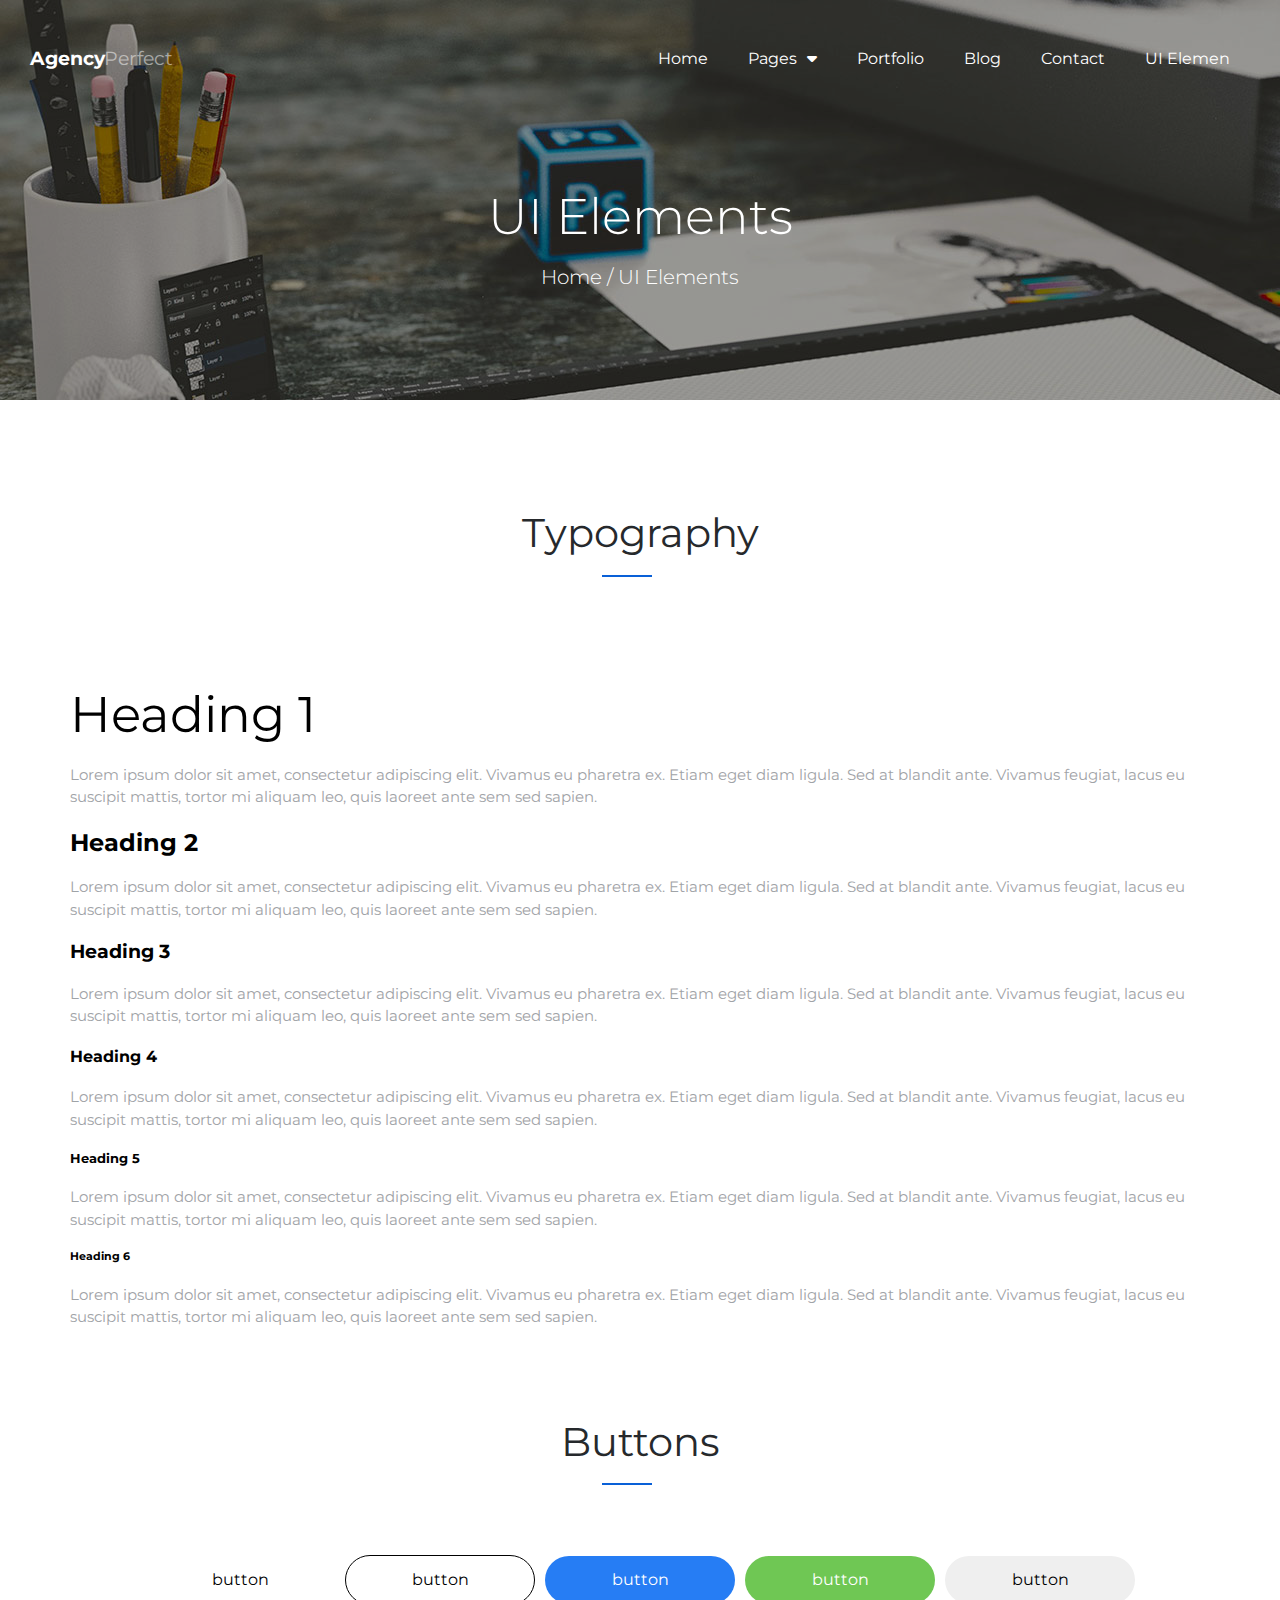
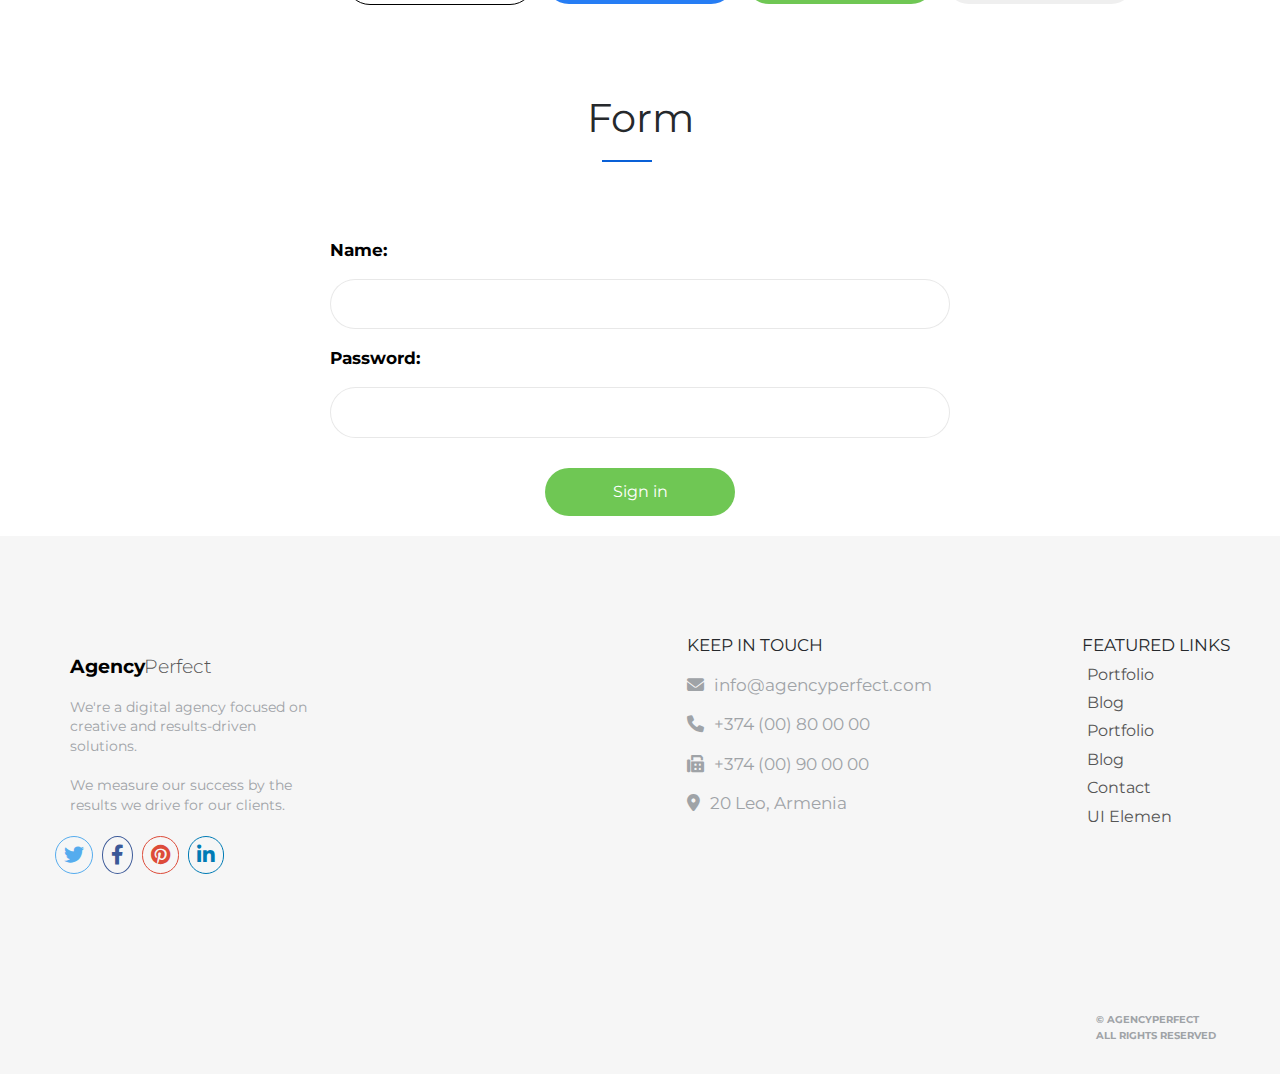
<file: UI-Elements.html>
<!DOCTYPE html>
<html lang="en">
<head>
    <meta charset="UTF-8">
    <meta http-equiv="X-UA-Compatible" content="IE=edge">
    <meta name="viewport" content="width=device-width, initial-scale=1.0">
    <title>UI Elements</title>
 <!-- css file  -->
 <link rel="stylesheet" href="css/style2.css" />
 <!-- normalize css  -->
 <link rel="stylesheet" href="css/normalize.css" />
 <!-- all css  -->
 <link rel="stylesheet" href="css/all.min.css" />
 <!-- google fonts  -->
 <link rel="preconnect" href="https://fonts.googleapis.com" />
 <link rel="preconnect" href="https://fonts.gstatic.com" crossorigin />
 <link
   href="https://fonts.googleapis.com/css2?family=Montserrat:ital,wght@0,100;0,200;0,300;0,400;0,500;0,600;0,700;0,800;0,900;1,100;1,200;1,300;1,400;1,500;1,600;1,700;1,800;1,900&display=swap"
   rel="stylesheet"
 />
 <!-- cdnjs  -->
 <link
   rel="stylesheet"
   href="https://cdnjs.cloudflare.com/ajax/libs/font-awesome/6.1.2/css/all.min.css"
   integrity="sha512-1sCRPdkRXhBV2PBLUdRb4tMg1w2YPf37qatUFeS7zlBy7jJI8Lf4VHwWfZZfpXtYSLy85pkm9GaYVYMfw5BC1A=="
   crossorigin="anonymous"
   referrerpolicy="no-referrer"
 />
 <!-- icon start  -->
 <link rel="apple-touch-icon" href="img/apple-touch-icon.png" />
 <link rel="icon" href="img/apple-touch-icon.png" />
</head>
<body>
     <!-- ===== start header ===== -->
     <header class="header-three">
        <nav>
          <h3>Agency <span>Perfect</span></h3>
          <label for="check">
            <div class="up-span">
              <span></span>
              <span></span>
              <span></span>
            </div>
          </label>
          <input type="checkbox" id="check" />
  
          <ul class="mainv">
            <li><a href="index.html">Home</a></li>
            <li>
              <a href="Pages.html">Pages<i class="fa-solid fa-caret-down"></i></a>
              <ul class="sup">
                <li><a href="Portfolio.html">Portfolio</a></li>
                <li><a href="Blog.html">Blog</a></li>
              </ul>
            </li>
            <li><a href="Portfolio.html">Portfolio</a></li>
            <li><a href="Blog.html">Blog</a></li>
            <li><a href="Contact.html">Contact</a></li>
            <li><a href="UI-Elements.html">UI Elemen</a></li>
          </ul>
        </nav>
      </header>
      <!-- ===== end header ===== -->
      <!-- ===== start landing ===== -->
    <div class="landing">
      <div class="text">
        <p>UI Elements</p>
        <h5><a href="index.html">Home</a>/ UI Elements</h5>
      </div>
    </div>
    <!-- ===== end landing ===== -->
    <!-- start typography  -->
    <div class="typo">
      <div class="main-title">
        <h2>Typography</h2>
        </div>
      <div class="contenar">
        <div class="one">
          <h1>Heading 1</h1>
          <p>Lorem ipsum dolor sit amet, consectetur adipiscing elit. Vivamus eu pharetra ex. Etiam eget diam ligula. Sed at blandit ante. Vivamus feugiat, lacus eu suscipit mattis, tortor mi aliquam leo, quis laoreet ante sem sed sapien.
          </p>
        </div>
        <div class="one">
          <h2>Heading 2</h2>
          <p>Lorem ipsum dolor sit amet, consectetur adipiscing elit. Vivamus eu pharetra ex. Etiam eget diam ligula. Sed at blandit ante. Vivamus feugiat, lacus eu suscipit mattis, tortor mi aliquam leo, quis laoreet ante sem sed sapien.
          </p>
        </div>
        <div class="one">
          <h3>Heading 3</h3>
          <p>Lorem ipsum dolor sit amet, consectetur adipiscing elit. Vivamus eu pharetra ex. Etiam eget diam ligula. Sed at blandit ante. Vivamus feugiat, lacus eu suscipit mattis, tortor mi aliquam leo, quis laoreet ante sem sed sapien.
          </p>
        </div>
        <div class="one">
          <h4>Heading 4</h4>
          <p>Lorem ipsum dolor sit amet, consectetur adipiscing elit. Vivamus eu pharetra ex. Etiam eget diam ligula. Sed at blandit ante. Vivamus feugiat, lacus eu suscipit mattis, tortor mi aliquam leo, quis laoreet ante sem sed sapien.
          </p>
        </div>
        <div class="one">
          <h5>Heading 5</h5>
          <p>Lorem ipsum dolor sit amet, consectetur adipiscing elit. Vivamus eu pharetra ex. Etiam eget diam ligula. Sed at blandit ante. Vivamus feugiat, lacus eu suscipit mattis, tortor mi aliquam leo, quis laoreet ante sem sed sapien.
          </p>
        </div>
        <div class="one">
          <h6>Heading 6</h6>
          <p>Lorem ipsum dolor sit amet, consectetur adipiscing elit. Vivamus eu pharetra ex. Etiam eget diam ligula. Sed at blandit ante. Vivamus feugiat, lacus eu suscipit mattis, tortor mi aliquam leo, quis laoreet ante sem sed sapien.
          </p>
        </div>
      </div>
    </div>
    <div class="buttons">
      <div class="main-title">
        <h2>Buttons
        </h2>
        </div>
      <div class="up-buttons">
        <button>button</button>
        <button>button</button>
        <button>button</button>
        <button>button</button>
        <button>button</button>
      </div>
    </div>
    <div class="form">
      <div class="main-title">
        <h2>Form</h2>
        </div>
         
          <div class="text">
            <div class="tec-one">
              <label for="Name" class="show">Name:</label>
            <br>
            <input type="text" name="Name" id="Name" />
            </div>
             <div class="tec-one">
              <label for="Password:" class="show">Password:</label>
            <br>
            <input type="Password" id="Password:l" />
          </div>
        </div>
        <button>Sign in</button>
       
    </div>
 
    <!-- end typography   -->
    <!-- ===== Start footer ===== -->
    <footer>
      <div class="box-one">
        <h3>Agency <span>Perfect</span></h3>
        <p>
          We're a digital agency focused on creative and results-driven
          solutions.
        </p>
        <p>We measure our success by the results we drive for our clients.</p>
        <div class="icon-social">
          <i class="fa-brands fa-twitter"></i>
          <i class="fa-brands fa-facebook-f"></i>
          <i class="fa-brands fa-pinterest"></i>
          <i class="fa-brands fa-linkedin-in"></i>
        </div>
      </div>
      <div class="up-box">
        <div class="box-two">
          <h5>KEEP IN TOUCH</h5>
          <li><i class="fa-solid fa-envelope"></i>info@agencyperfect.com</li>
          <li><i class="fa-solid fa-phone"></i>+374 (00) 80 00 00</li>
          <li><i class="fa-solid fa-fax"></i>+374 (00) 90 00 00</li>
          <li><i class="fa-solid fa-location-dot"></i>20 Leo, Armenia</li>
        </div>
        <div class="box-three">
          <h5>FEATURED LINKS</h5>
          <li><a href="Portfolio.html">Portfolio</a></li>
          <li><a href="Blog.html">Blog</a></li>
          <li><a href="Portfolio.html">Portfolio</a></li>
          <li><a href="Blog.html">Blog</a></li>
          <li><a href="Contact.html">Contact</a></li>
          <li><a href="UI Elemen.html">UI Elemen</a></li>
        </div>
      </div>
      <div class="copyright">
        <h6>© AGENCYPERFECT</h6>
        <h6>ALL RIGHTS RESERVED</h6>
      </div>
    </footer>
    <!-- ===== end footer ===== -->
</body>
</html>
</file>
<file: css/style.css>
body {
  font-family: "Montserrat", sans-serif;
}
* {
  padding: 0%;
  margin: 0%;
  box-sizing: border-box;
  list-style: none;
  outline: none;
}
:root {
  --main-color: #6fc754;
  --secand-color: #267df4;
  --secand-color-2: #0960d7;
  --linkedin-color: #007bb5;
  --pinterest-color: #dd4b39;
  --faceboock-color: #3b5998;
  --twitter-color: #55acee;
  --padding-top: 50px;
  --padding-bottom: 50px;
}
.contenar {
  margin-left: auto;
  margin-right: auto;
  padding-left: 15px;
  padding-right: 15px;
}

/* small screen  */
@media (min-width: 768px) {
  .contenar {
    width: 750px;
  }
}

/* Medium screen  */
@media (min-width: 992px) {
  .contenar {
    width: 970px;
  }
}

/* larg screen  */
@media (min-width: 1200px) {
  .contenar {
    width: 1170px;
  }
}
/* ===== start header ===== */
header {
  background-image: url(../img/hero.jpg);
  height: 100vh;
  width: 100%;
  background-size: cover;
  background-position: center;
  position: relative;
  z-index: 0;
  padding: 30px;
}
header::before {
  content: "";
  position: absolute;
  top: 0%;
  left: 0%;
  width: 100%;
  height: 100%;
  z-index: -1;
  background-color: rgba(255, 255, 255, 0.466);
}
header nav {
  display: flex;
  justify-content: space-between;
  align-items: center;
}
header nav h3 span {
  color: #555555;
  font-weight: 300;
  margin-left: -6px;
}

@media (min-width: 768px) {
  header nav > ul {
    display: flex;
  }
  label {
    display: none;
  }
}
@media (max-width: 767px) {
  header nav > ul {
    display: block;
    position: absolute;
    width: 100%;
    background-color: white;
    left: 0;
    flex-direction: column;
    top: 75px;
    left: -100%;
    transition: all 0.4s;
  }
  label {
    display: block;
    right: 5%;
    position: absolute;
  }
  #check:checked + ul {
    display: block;
    position: absolute;
    width: 100%;
    background-color: white;
    left: 0;
    flex-direction: column;
    top: 75px;
  }
  header nav ul li > ul {
    top: 27px !important;
    left: 14%;
  }
}
header nav > ul li {
  padding: 20px;
  position: relative;
}
header nav h3 {
  white-space: nowrap;
}
header nav ul li a {
  text-decoration: none;
  color: #555555;
  font-weight: 400;
  transition: all 0.4s ease;
  white-space: nowrap;
}
header nav ul li a:hover {
  color: var(--main-color);
}
header nav ul li a > i {
  margin-left: 10px;
}
header nav ul li > ul.sup {
  position: absolute;
  background-color: white;
  width: 128px;
  right: 30%;
  border-top: 5px solid var(--main-color);
  box-shadow: 1px 7px 6px 0px rgb(0 0 0 / 23%), 0 0 2px rgb(0 0 0 / 23%);
  z-index: 666;
  transition: all 0.1s;
  top: 110%;
  display: block;
  visibility: hidden;
  opacity: 0;
}
header nav ul li:hover ul.sup {
  top: 100%;
  opacity: 1;
  visibility: visible;
}
header nav ul li > ul.sup li {
  padding: 7px 5px;
}
header nav ul li > ul.sup a {
  transition: all 0.4s;
}
header nav ul li > ul.sup a:hover {
  padding-left: 10px;
}
.up-span {
  width: 20px;
  height: 2px;
  display: flex;
  flex-wrap: wrap;
  background-color: black;
}
.up-span span {
  width: 100%;
  height: 100%;
  margin-bottom: 5px;
  background-color: black;
}

nav input {
  display: none;
}

/* ===== end header ===== */
/* ===== start landing ===== */
.landing {
  position: absolute;
  top: 50%;
  left: 50%;
  transform: translate(-50%, -50%);
  text-align: center;
  width: 100%;
}
.landing .text {
  width: 100%;
  max-width: 889px;
  margin: auto;
}
.landing .text p:first-child {
  font-size: 70px;
  font-weight: 300;
  color: #26292c;
  margin-bottom: 10px;
}
.landing .text p:nth-child(2) {
  margin: 20px 0;
  color: #26292c;
  font-size: 23px;
  font-weight: 300;
}
.landing .text button {
  padding: 15px 60px;
  margin: 20px 0;
  background-color: transparent;
  border: 1px solid black;
  border-radius: 30px;
  color: #26292c;
  cursor: pointer;
  transition: all 0.4s ease-in-out;
}
.landing .text button:hover {
  background-color: black;
  color: white;
}
@media (max-width: 676px) {
  .landing .text p:first-child {
    font-size: 30px;
  }
  .landing .text p:nth-child(2) {
    font-size: 20px;
  }
}
/* ===== end landing ===== */
/* ===== start Responsive ===== */
.Responsive {
  padding-top: 50px;
  padding-bottom: 50px;
}
.Responsive .contenar {
  display: flex;
  justify-content: space-between;
}

.Responsive .contenar .box-one h4 {
  font-size: 30px;
  color: #26292c;
  font-weight: 300;
  margin: 20px 0;
}
.Responsive .contenar .box-one p {
  line-height: 1.5;
  color: #aaa;
  font-size: 14px;
}
@media (min-width: 768px) {
  .Responsive .contenar .box-one {
    width: 100%;
  }
}
.Responsive .contenar .box-two {
  width: 100%;
}
.Responsive .contenar .box-two img {
  width: 100%;
}
@media (max-width: 770px) {
  .Responsive .box-two img {
    display: none;
  }
}
/* ===== end Responsive ===== */
/* start main-title  */
.main-title {
  padding-top: 40px;
  padding-bottom: 40px;
  text-align: center;
}
.main-title h2 {
  font-weight: normal;
  font-size: 40px;
  color: #26292c;
  padding: 50px 0;
  position: relative;
}
.main-title h2::before {
  content: "";
  position: absolute;
  background-color: var(--secand-color-2);
  width: 50px;
  height: 2px;
  bottom: 20%;
  left: 47%;
}
.main-title p {
  font-weight: 300;
  font-size: 23px;
  color: #9fa3a7;
  margin-bottom: 30px;
}
/* end main-title  */
/* ========== start Services =========== */
.Services {
  background-color: #f6f6f6f6;
  padding-top: var(--padding-top);
  padding-bottom: var(--padding-bottom);
}
.Services .contenar {
  display: grid;
  grid-template-columns: repeat(auto-fill, minmax(250px, 1fr));
  gap: 20px;
}
.Services .contenar .box {
  text-align: center;
  padding: 10px;
}
.Services .contenar .box h6 {
  font-size: 15px;
  margin: 10px 0;
  font-weight: normal;
}
.Services .contenar .box p {
  color: #aaa;
  font-size: 14px;
  line-height: 1.4;
}
/* ========== end Services =========== */
/* ========== start Responsive-Web =========== */
.Responsive-Web {
  padding-top: var(--padding-top);
  padding-bottom: var(--padding-bottom);
  background-image: url(../img/map.png);
  background-size: cover;
  background-position: center;
  background-color: #071021;
  position: relative;
}
.Responsive-Web .text {
  color: white;
  text-align: center;
  margin-top: 200px;
}
.Responsive-Web .text p {
  font-size: 43px;
  margin: 30px 0;
  font-weight: normal;
}
.Responsive-Web .text h5 {
  margin: 30px;
  font-size: 15px;
  font-weight: normal;
  color: #9fa3a7;
}
.Responsive-Web .text button {
  padding: 15px 60px;
  margin: 20px 0;
  background-color: var(--secand-color-2);
  border: none;
  border-radius: 30px;
  color: white;
  cursor: pointer;
  transition: all 0.4s ease-in-out;
}
.Responsive-Web .text button:hover {
  background-color: #26292c;
  color: white;
}
.Responsive-Web .times {
  color: white;
  display: grid;
  grid-template-columns: repeat(auto-fill, minmax(200px, 1fr));
  gap: 40px;
  text-align: center;
  padding-top: 230px;
}

.Responsive-Web .times .box span {
  font-size: 40px;
  font-weight: normal;
}
.Responsive-Web .times .box h5 {
  color: var(--secand-color-2);
  font-weight: normal;
  font-size: 15px;
  margin-top: 30px;
}
/* ========== end Responsive-Web =========== */
/* ========== Start Last-Work =========== */
.Last-Work {
  padding-top: var(--padding-top);
  padding-bottom: var(--padding-bottom);
}
.Last-Work .contenar {
  display: grid;
  grid-template-columns: repeat(auto-fill, minmax(250px, 1fr));
  gap: 20px;
}
.Last-Work .contenar .box .up-img {
  position: relative;
  overflow: hidden;
}
.Last-Work .contenar .box img {
  height: 300px;
  object-fit: cover;
  width: 100%;
}
.Last-Work .contenar .box .info {
  width: 100%;
  height: 100%;
  background-color: #f6f6f6f6;
  position: absolute;
  z-index: 4;
  top: 0%;
  left: -100%;
  transition: all 0.4s;
}
.Last-Work .contenar .box .info h5 {
  padding: 20px;
  font-size: 17px;
  color: #071021;
  font-weight: normal;
}
.Last-Work .contenar .box .info i {
  position: absolute;
  bottom: 10px;
  right: 20px;
  padding: 8px;
  border: 1px solid black;
  border-radius: 50%;
  font-weight: bold;
  font-size: 20px;
  cursor: pointer;
  transition: all 0.4s;
}
.Last-Work .contenar .box .info i:hover {
  background-color: black;
  color: white;
}
.Last-Work .contenar .box .up-img:hover .info {
  left: 0%;
}
/* ========== End Last-Work =========== */
/* ========== Start Subscribe =========== */
.Subscribe {
  padding-top:var(--padding-top);
  padding-bottom: var(--padding-bottom);
  margin-top: 50px;
  margin-bottom: 50px;
  text-align: center;
}
.Subscribe p {
  font-size: 50px;
  font-weight: normal;
  margin: 50px 0 20px 0;
}
.Subscribe .sup-form {
 max-width: 550px;
  margin: auto;
  display: flex;
  position: relative;
}
.Subscribe .sup-form input[type="text"] {
  padding: 12px;
  width: 100%;
 border-radius: 20px;
 border: 1px solid rgba(128, 128, 128, 0.719);
 color: #555555;
}
.Subscribe .sup-form input[type="text"]:focus {
  background-color: #f6f6f6;
}
.Subscribe .sup-form input[type="button"] {
  border-radius: 20px;
  background-color: var(--main-color);
  color: white;
  border: none;
  padding: 11px 20px;
  position: absolute;
  right:  1px;
  cursor: pointer;
  top: 2px;
  transition: all 0.4s ease-in-out;
} 
.Subscribe .sup-form input[type="button"]:hover {
  background-color: #26292c;
  color: white;
}
@media (max-width:767px) {
  .Subscribe p {
    font-size: 30px;
  }
}
/* ========== End Subscribe =========== */
/* ========== Start footer =========== */
footer {
  padding-top: var(--padding-top);
  padding-bottom: 150px;
  background-color: #f6f6f6f6;
display: flex;
justify-content: space-between;
position: relative;
}
footer .box-one {
  padding: 50px;
}
footer h3 span {
  color: #555555;
  font-weight: 300;
  margin-left: -6px;
}
footer h3 {
  margin: 20px;
}
footer .box-one {
  width: 30%;
  position: relative;
}
footer .box-one p  {
  margin: 20px;
  color: #9fa3a7;
  font-size: 14px;
  line-height: 1.4;
  }
 
  footer .icon-social i {
    font-size: 20px;
    margin-left: 5px;
    padding: 8px;
  cursor: pointer;
transition: all 0.4s;  
}
  footer .icon-social i:first-child {
    color: var(--twitter-color);
    border: 1px solid var(--twitter-color);
    border-radius: 20px;
  }
  footer .icon-social i:first-child:hover {
    background-color: var(--twitter-color);
    color: white;
  }
  footer .icon-social i:nth-child(2) {
    color: var(--faceboock-color);
    border: 1px solid var(--faceboock-color);
    border-radius: 50%;
    
  }
  footer .icon-social i:nth-child(2):hover {
    background-color: var(--faceboock-color);
    color: white;
  }
  footer .icon-social i:nth-child(3) {
    border: 1px solid var(--pinterest-color);
    color: var(--pinterest-color);
    border-radius: 20px;
  }
  footer .icon-social i:nth-child(3):hover {
    color: white;
background-color: var(--pinterest-color);
  }
  footer .icon-social i:nth-child(4) {
    border: 1px solid var(--linkedin-color);
    border-radius: 20px;
    color: var(--linkedin-color);
  }
  footer .icon-social i:nth-child(4):hover {
    color: white;
    background-color: var(--linkedin-color);
  }
  footer .up-box {
    display: flex;
    justify-content: space-between;
    gap: 30px;
  }
  footer .up-box .box-two, 
  footer .up-box .box-three {
    padding: 50px;
  }
  footer .up-box .box-two h5 {
    color: #26292c;
    font-weight: normal;
  font-size: 17px; 
  }
  footer .up-box .box-two li {
    padding: 20px 20px 0 0;
    color: #9fa3a7;
    font-size: 17px;
 
  }
  footer .up-box .box-two li i {
    margin-right: 10px;
  }
  footer .up-box .box-three h5 {
    color: #26292c;
    font-weight: normal;
  font-size: 17px; 
  margin-bottom: 5px;
  }
  footer .up-box .box-three li {
  margin: 10px 10px 5px 5px;
  }
 footer .box-three li a { text-decoration: none;
  color: #555555;
  font-weight: 400;
  transition: all 0.4s ease;
  white-space: nowrap;
}
footer .box-three li a:hover {
  color: var(--main-color);
}
footer .copyright {
  position: absolute;
  bottom: 5%;
  right: 5%;
}
footer .copyright h6 {
  font-size: 10px;
  color: #9fa3a7;
  margin-bottom: 5px;
}
@media (max-width:991px) {
  footer,
  .up-box {
    flex-direction: column;
  }
 
  footer .box-one {
    flex-direction: column;
    flex-direction: column;
    width: 100%;
  }
}
/* ========== End footer =========== */
</file>
<file: css/style2.css>
body {
  font-family: "Montserrat", sans-serif;
}
* {
  padding: 0%;
  margin: 0%;
  box-sizing: border-box;
  list-style: none;
  outline: none;
}
:root {
  --main-color: #6fc754;
  --secand-color: #267df4;
  --secand-color-2: #0960d7;
  --linkedin-color: #007bb5;
  --pinterest-color: #dd4b39;
  --faceboock-color: #3b5998;
  --twitter-color: #55acee;
  --padding-top: 50px;
  --padding-bottom: 50px;
}
.contenar {
  margin-left: auto;
  margin-right: auto;
  padding-left: 15px;
  padding-right: 15px;
}

/* small screen  */
@media (min-width: 768px) {
  .contenar {
    width: 750px;
  }
}

/* Medium screen  */
@media (min-width: 992px) {
  .contenar {
    width: 970px;
  }
}

/* larg screen  */
@media (min-width: 1200px) {
  .contenar {
    width: 1170px;
  }
}
/* ===== start header ===== */
header {
  background-image: url(../img/portfolio-hero.jpg);
  height: 400px;
  width: 100%;
  background-size: cover;
  background-position: center;
  position: relative;
  z-index: 0;
  padding: 30px;
}
.header-two {
  background-image: url(../img/blog-hero.jpg);
}
.header {
  background-image: url(../img/contact-hero.jpg);
}
.header-three {
  background-image: url(../img/portfolio-hero.jpg);
 
}

header::before {
  content: "";
  position: absolute;
  top: 0%;
  left: 0%;
  width: 100%;
  height: 100%;
  z-index: -5;
  background-color: rgba(0, 0, 0, 0.356);
}
header nav {
  display: flex;
  justify-content: space-between;
  align-items: center;
}
header nav h3 span {
  color: white;
  font-weight: normal;
  margin-left: -6px;
  opacity: 0.5;
}
header nav h3 {
  color: white;
}
@media (min-width: 768px) {
  header nav > ul {
    display: flex;
  }
  header label {
    display: none;
  }
}
@media (max-width: 767px) {
  header nav > ul {
    display: block;
    position: absolute;
    width: 100%;
    background-color: white;
    left: 0;
    flex-direction: column;
    top: 75px;
    left: -100%;
    transition: all 0.4s;
  }
  header nav ul li a {
    color: #071021 !important;
  }
   header label {
    display: block;
    right: 5%;
    position: absolute;
  }
  #check:checked + ul {
    display: block;
    position: absolute;
    width: 100%;
    background-color: white;
    left: 0;
    flex-direction: column;
    top: 75px;
  }
  header nav ul li > ul {
    top: 27px !important;
    left: 14%;
  }
}
header nav > ul li {
  padding: 20px;
  position: relative;
}
header nav h3 {
  white-space: nowrap;
}
header nav ul li a {
  text-decoration: none;
  color: white;
  font-weight: 400;
  transition: all 0.4s ease;
  white-space: nowrap;
}
header nav ul li a:hover {
  color: var(--main-color);
}
header nav ul li a > i {
  margin-left: 10px;
}
header nav ul li > ul.sup {
  position: absolute;
  background-color: white;
  width: 128px;
  right: 30%;
  border-top: 5px solid var(--main-color);
  box-shadow: 1px 7px 6px 0px rgb(0 0 0 / 23%), 0 0 2px rgb(0 0 0 / 23%);
  z-index: 666;
  transition: all 0.1s;
  top: 110%;
  display: block;
  visibility: hidden;
  opacity: 0;
   
}
header nav ul li:hover ul.sup {
  top: 100%;
  opacity: 1;
  visibility: visible;
}
header nav ul li > ul.sup li {
  padding: 7px 5px;
}
header nav ul li > ul.sup a {
  transition: all 0.4s;
  color: #071021;
}
header nav ul li > ul.sup a:hover {
  padding-left: 10px;
}
.up-span {
  width: 20px;
  height: 2px;
  display: flex;
  flex-wrap: wrap;
   
}
.up-span span {
  width: 100%;
  height: 100%;
  margin-bottom: 5px;
  background-color: white;
}

nav input {
  display: none;
}
.landing {
  position: absolute;
  top: 50%;
  left: 50%;
  transform: translate(-50%, -234%);
}

.landing .text p {
  color: white;
  font-size: 50px;
  text-align: center;
  font-weight: 300;
  margin: 20px 0;
}
.landing .text h5 {
  text-align: center;
  font-size: 20px;
  color: white;
  font-weight: 300;
}
.landing .text h5 a {
  color: white;
  text-decoration: none;
  margin-right: 5px;
}
.landing .text h5 a:hover {
  text-decoration: underline 1px solid white;
}
/* ===== end header ===== */
/* start main-title  */
.main-title {
  padding-top: 40px;
  padding-bottom: 40px;
  text-align: center;
}
.main-title h2 {
  font-weight: normal;
  font-size: 40px;
  color: #26292c;
  padding: 50px 0;
  position: relative;
}
.main-title h2::before {
  content: "";
  position: absolute;
  background-color: var(--secand-color-2);
  width: 50px;
  height: 2px;
  bottom: 20%;
  left: 47%;
}
.main-title p {
  font-weight: 300;
  font-size: 23px;
  color: #9fa3a7;
  margin-bottom: 30px;
}
/* end main-title  */
/* ===== Start up-but ===== */
.up-but {
  margin: 50px auto;
  text-align: center;
}
.up-but input[type="button"].activ {
  background-color: var(--main-color);
  color: white;
}
.up-but input[type="button"] {
  margin-left: 10px;
  padding: 10px 25px;
  border-radius: 20px;
  border: none;
  color: #26272d;
  cursor: pointer;
  transition: all 0.4s ease-in-out;
  font-size: 17px;
}
.up-but input[type="button"]:hover {
  background-color: var(--main-color);
  color: white;
}
/* ===== end up-but ===== */
/* ========== Start Last-Work =========== */
.Last-Work {
  padding-top: var(--padding-top);
  padding-bottom: var(--padding-bottom);
}
.Last-Work .contenar {
  display: grid;
  grid-template-columns: repeat(auto-fill, minmax(250px, 1fr));
  gap: 20px;
}
.Last-Work .contenar .box .up-img {
  position: relative;
  overflow: hidden;
}
.Last-Work .contenar .box img {
  height: 300px;
  object-fit: cover;
  width: 100%;
}
.Last-Work .contenar .box .info {
  width: 100%;
  height: 100%;
  background-color: #f6f6f6f6;
  position: absolute;
  z-index: 4;
  top: 0%;
  left: -100%;
  transition: all 0.4s;
}
.Last-Work .contenar .box .info h5 {
  padding: 20px;
  font-size: 17px;
  color: #071021;
  font-weight: normal;
}
.Last-Work .contenar .box .info i {
  position: absolute;
  bottom: 10px;
  right: 20px;
  padding: 8px;
  border: 1px solid black;
  border-radius: 50%;
  font-weight: bold;
  font-size: 20px;
  cursor: pointer;
  transition: all 0.4s;
}
.Last-Work .contenar .box .info i:hover {
  background-color: black;
  color: white;
}
.Last-Work .contenar .box .up-img:hover .info {
  left: 0%;
}
/* ========== End Last-Work =========== */
/* ========== Start footer =========== */
footer {
  padding-top: var(--padding-top);
  padding-bottom: 150px;
  background-color: #f6f6f6f6;
  display: flex;
  justify-content: space-between;
  position: relative;
}
footer .box-one {
  padding: 50px;
}
footer h3 span {
  color: #555555;
  font-weight: 300;
  margin-left: -6px;
}
footer h3 {
  margin: 20px;
}
footer .box-one {
  width: 30%;
  position: relative;
}
footer .box-one p {
  margin: 20px;
  color: #9fa3a7;
  font-size: 14px;
  line-height: 1.4;
}

footer .icon-social i {
  font-size: 20px;
  margin-left: 5px;
  padding: 8px;
  cursor: pointer;
  transition: all 0.4s;
}
footer .icon-social i:first-child {
  color: var(--twitter-color);
  border: 1px solid var(--twitter-color);
  border-radius: 20px;
}
footer .icon-social i:first-child:hover {
  background-color: var(--twitter-color);
  color: white;
}
footer .icon-social i:nth-child(2) {
  color: var(--faceboock-color);
  border: 1px solid var(--faceboock-color);
  border-radius: 50%;
}
footer .icon-social i:nth-child(2):hover {
  background-color: var(--faceboock-color);
  color: white;
}
footer .icon-social i:nth-child(3) {
  border: 1px solid var(--pinterest-color);
  color: var(--pinterest-color);
  border-radius: 20px;
}
footer .icon-social i:nth-child(3):hover {
  color: white;
  background-color: var(--pinterest-color);
}
footer .icon-social i:nth-child(4) {
  border: 1px solid var(--linkedin-color);
  border-radius: 20px;
  color: var(--linkedin-color);
}
footer .icon-social i:nth-child(4):hover {
  color: white;
  background-color: var(--linkedin-color);
}
footer .up-box {
  display: flex;
  justify-content: space-between;
  gap: 30px;
}
footer .up-box .box-two,
footer .up-box .box-three {
  padding: 50px;
}
footer .up-box .box-two h5 {
  color: #26292c;
  font-weight: normal;
  font-size: 17px;
}
footer .up-box .box-two li {
  padding: 20px 20px 0 0;
  color: #9fa3a7;
  font-size: 17px;
}
footer .up-box .box-two li i {
  margin-right: 10px;
}
footer .up-box .box-three h5 {
  color: #26292c;
  font-weight: normal;
  font-size: 17px;
  margin-bottom: 5px;
}
footer .up-box .box-three li {
  margin: 10px 10px 5px 5px;
}
footer .box-three li a {
  text-decoration: none;
  color: #555555;
  font-weight: 400;
  transition: all 0.4s ease;
  white-space: nowrap;
}
footer .box-three li a:hover {
  color: var(--main-color);
}
footer .copyright {
  position: absolute;
  bottom: 5%;
  right: 5%;
}
footer .copyright h6 {
  font-size: 10px;
  color: #9fa3a7;
  margin-bottom: 5px;
}
@media (max-width: 991px) {
  footer,
  .up-box {
    flex-direction: column;
  }

  footer .box-one {
    flex-direction: column;
    flex-direction: column;
    width: 100%;
  }
}
/* ========== End footer =========== */
/* ========== Start main-blog =========== */
.main-blog {
  padding-top: var(--padding-top);
  padding-bottom: var(--padding-bottom);
  display: flex;
}
.main-blog .up-box {
  width: 60%;
  padding: 20px;
}
.main-blog .up-box > .box-one {
  margin: 20px;
  width: 100%;
}
.main-blog .up-box .box-one > img {
  width: 100%;
}
.main-blog .up-box .box-one h5 {
  margin: 20px 0;
  font-size: 18px;
  cursor: pointer;
  transition: all 0.4s;
}
.main-blog .up-box .box-one h5:hover {
  color: var(--main-color);
}
.main-blog .up-box .box-one p {
  color: #9fa3a7;
  margin: 20px auto;
  font-size: 15px;
}
.main-blog .up-box .box-one p + a {
  color: #9fa3a7;
  text-decoration: none;
  margin: 20px 0;
  display: flex;
  justify-content: flex-end;
  position: relative;
  font-size: 15px;
  margin-right: 20px;
  transition: all 0.4s ease;
}
.main-blog .up-box .box-one p + a:hover {
  color: var(--main-color);
}
.main-blog .up-box .box-one p + a::after {
  content: "";
  position: absolute;
  width: 25px;
  height: 2px;
  background-color: #9fa3a7;
  right: -30px;
  top: 50%;
  transition: all 0.4s;
}
.main-blog .up-box .box-one p + a:hover::after {
  background-color: var(--main-color);
}
.main-blog .up-folder {
  display: flex;
  gap: 20px;
  align-items: center;
}
.main-blog .up-folder .box-one img {
  width: 50px;
  height: 50px;
  object-fit: cover;
}
.main-blog .up-folder .box-one {
  display: flex;
  align-items: center;
  gap: 15px;
}
.main-blog .up-folder .box-one h6 {
  color: #9fa3a7;
  font-size: 14px;
  font-weight: normal;
  transition: all 0.4s;
}
.main-blog .up-folder .box-one h6:hover,
.main-blog .up-folder .box-one i:hover {
  color: var(--main-color);
}
.main-blog .up-folder .box-one i {
  color: #9fa3a7;
  font-size: 25px;
  margin-right: 5px;
  transition: all 0.4s;
}
aside {
  padding: 20px;
  margin: 0 30px;
  width: 50%;
}
aside h5,
aside h4 {
  font-size: 20px;
  font-weight: normal;
  margin: 20px 0;
}
.sup-form {
  display: flex;
  position: relative;
}
.sup-form input[type="text"] {
  padding: 12px;
  border-radius: 20px;
  border: 1px solid rgba(128, 128, 128, 0.719);
  color: #555555;
}
.sup-form input[type="text"]:focus {
  background-color: #f6f6f6;
}
.sup-form button {
  border-radius: 20px;
  background-color: var(--main-color);
  color: #eee;
  border: none;
  padding: 10px 20px;
  position: absolute;
  right: 57%;
  cursor: pointer;
  top: 3px;
  transition: all 0.4s ease-in-out; 
}
.sup-form button:hover {
  background-color: #26292c;
  color: white;
}
aside .up-a a {
  
  display: flex;
  justify-content: space-between;
  margin-bottom: 30px;
  text-decoration: none;
  color: #9fa3a7;
  font-weight: 400;
  transition: all 0.4s ease;
  white-space: nowrap;
} 
 
.up-a a:hover {
  color: var(--main-color);
}
@media (max-width:991px) {
  .main-blog {
    flex-direction: column;
  }
}
/* ========== end main-blog =========== */
/* ========== Start Contact-us =======  */
.show {
  display: block;
}
.up-form {
  padding-top: var(--padding-top);
  padding-bottom: var(--padding-bottom);
}
.up-form .contenar {
  display: flex;
  gap: 100px;
  }
 
.up-form .contenar form > h4 ,
.up-form .contenar div.info > h4 {
  font-size: 20px;
margin: 20px 0;
font-weight: normal;
}
.up-form .contenar form ,
.up-form .contenar .info{
  width: calc(100% / 1);
  padding: 20px;
}
.up-form .contenar form .text  {
 display: flex;
 margin: 20px 0;
 gap:10px;
}
.up-form .contenar form .text input {
 width: 100%;
 border-radius: 30px;
    border: 1px solid rgba(170, 170, 170, 0.384);
    padding: 15px;
}
 .show {
  margin: 20px ;
 }
.text-one input[type="text"] {
  border-radius: 30px;
  border: 1px solid rgba(170, 170, 170, 0.438);
 padding: 15px;
 width: 100%;
}
input:focus {
  background-color: #f6f6f6f6;
}
textarea {
  height: 150px;
border-radius: 30px;
resize: none;
border: 1px solid rgba(170, 170, 170, 0.384);
width: 100%;
}
.text-one input[type="button"] {
  border-radius: 30px;
  background-color: var(--main-color);
  color: #eee;
  border: none;
  padding: 15px 40px;
  margin: 20px auto;
  cursor: pointer;
display: flex;
justify-content: center;
  transition: all 0.4s ease-in-out; 
}
input[type="button"]:hover {
  background-color: #071021;
  color: white;
}
.up-form .info h5 {
color: #9fa3a7;
margin: 5px 0;
font-size: 17px;
font-weight: normal;
}
.up-form .info h6 {
  color:#9fa3a7;
  font-size: 13px;
  margin: 20px 0;
  font-weight: normal;
}
.text .tec-o,.text .tec-one {
  width: 50%;
}
@media (max-width:991px) {
  .up-form .contenar {
    flex-direction: column;
  }
}
/* ========== end Contact-us =======  */
/* ========== Start Ul-elements =======  */
.typo h1 ,
.typo h2,
.typo h3,
.typo h4,
.typo h5,
.typo h6 {
margin: 20px 0;
 
}
.typo h1 
  {
  font-size:50px;
  font-weight: normal;
}
.typo p {
  color: #9fa3a7;
font-size: 15px;
line-height: 1.5;
}
.buttons .up-buttons {
 display: flex;
 justify-content: center;
 align-items: center;
gap: 10px;
}
.buttons .up-buttons button {
  padding: 15px 0px;
  width:190px;
  border: none;
  border-radius: 40px;
  transition: all 0.4s ease-in;
  cursor: pointer;
}
.buttons .up-buttons button:first-child {
  background-color: transparent;
}
.buttons .up-buttons button:nth-child(2) {
  border: 1px solid black;
  background-color: transparent;
}
 
.buttons .up-buttons button:nth-child(3) {
  background-color: var(--secand-color);
  color: white;
}
.buttons .up-buttons button:nth-child(4) {
  color: white;
  background-color: var(--main-color);
}
.buttons .up-buttons button:hover {
  color: white;
  background-color: #071021;
}
  .form .text .tec-one  {
    margin :auto;
    width: 50%;
    padding: 10px;
  }
.form .text input[type="text"],
.form .text input[type="password"] {
  width: 100%;
  margin: 0;
  padding: 15px 5px;
  border: 1px solid rgba(204, 204, 204, 0.452);
  border-radius: 30px;
}
.form .text .tec-one label {
  margin:0;
  font-weight: bold;
  font-size: 17px;
}
.form button {
  padding: 15px 0px;
  width:190px;
  border: none;
  border-radius: 40px;
  transition: all 0.4s ease-in;
  cursor: pointer;
 margin: 20px auto;
  display: flex;
  justify-content: center;
  background-color: var(--main-color);
  color: white;
}
@media (max-width:767px) {
  .buttons .up-buttons {
    flex-direction: column;
  }
}
.form button:hover {
  background-color: #071021;
}
/* ========== end Ul-elements =======  */
</file>
